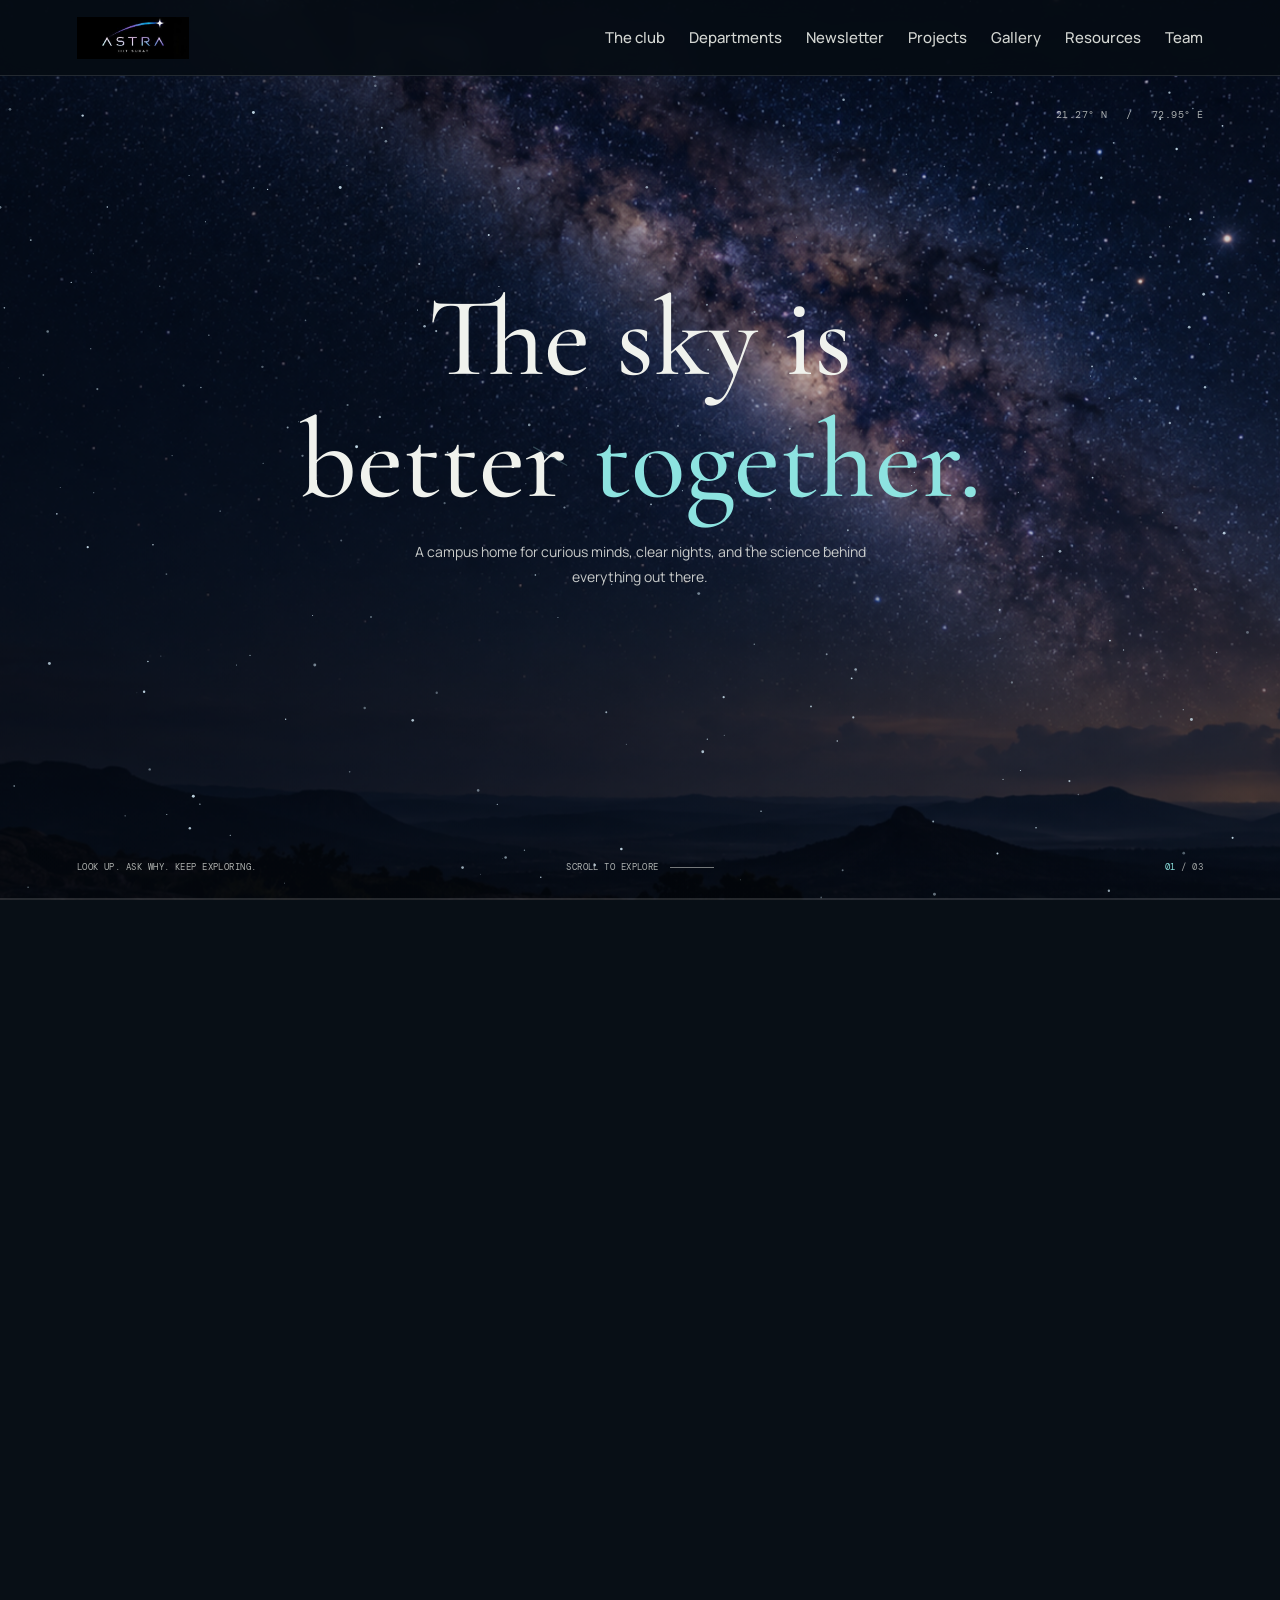
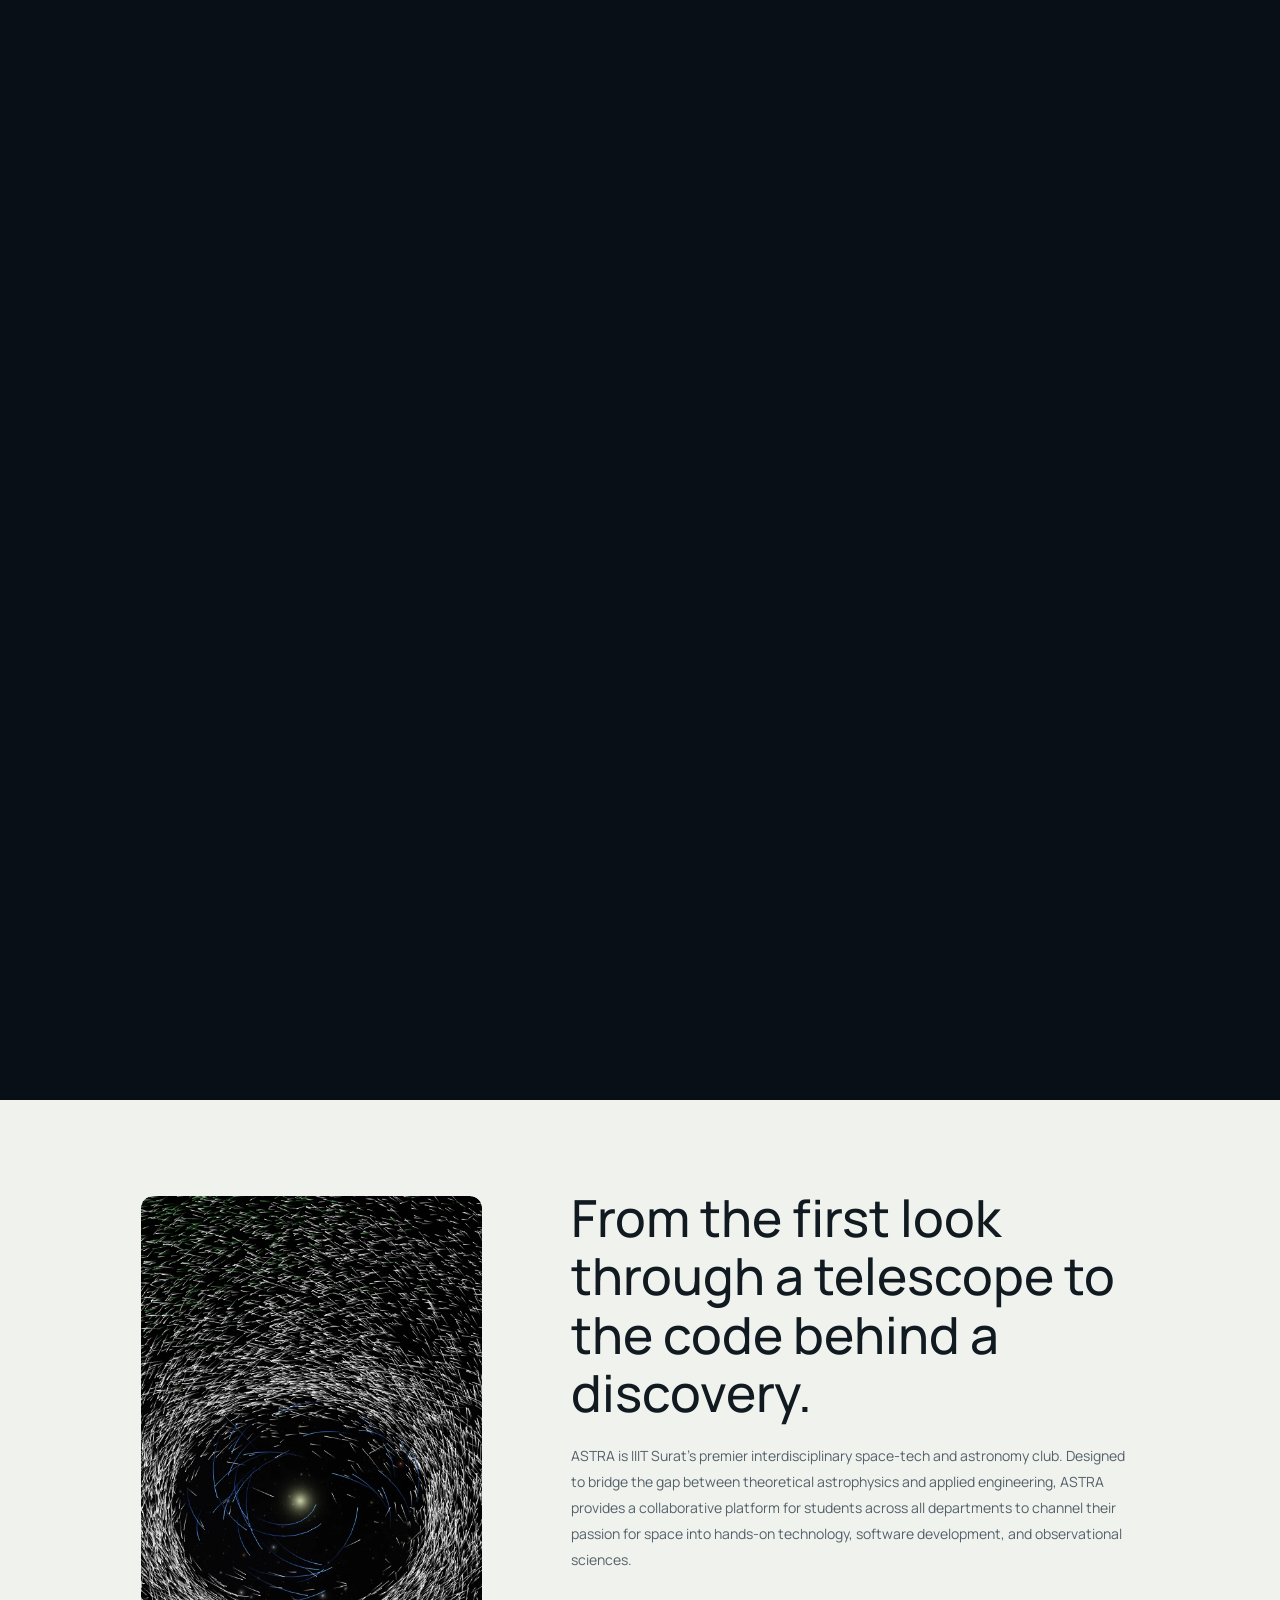
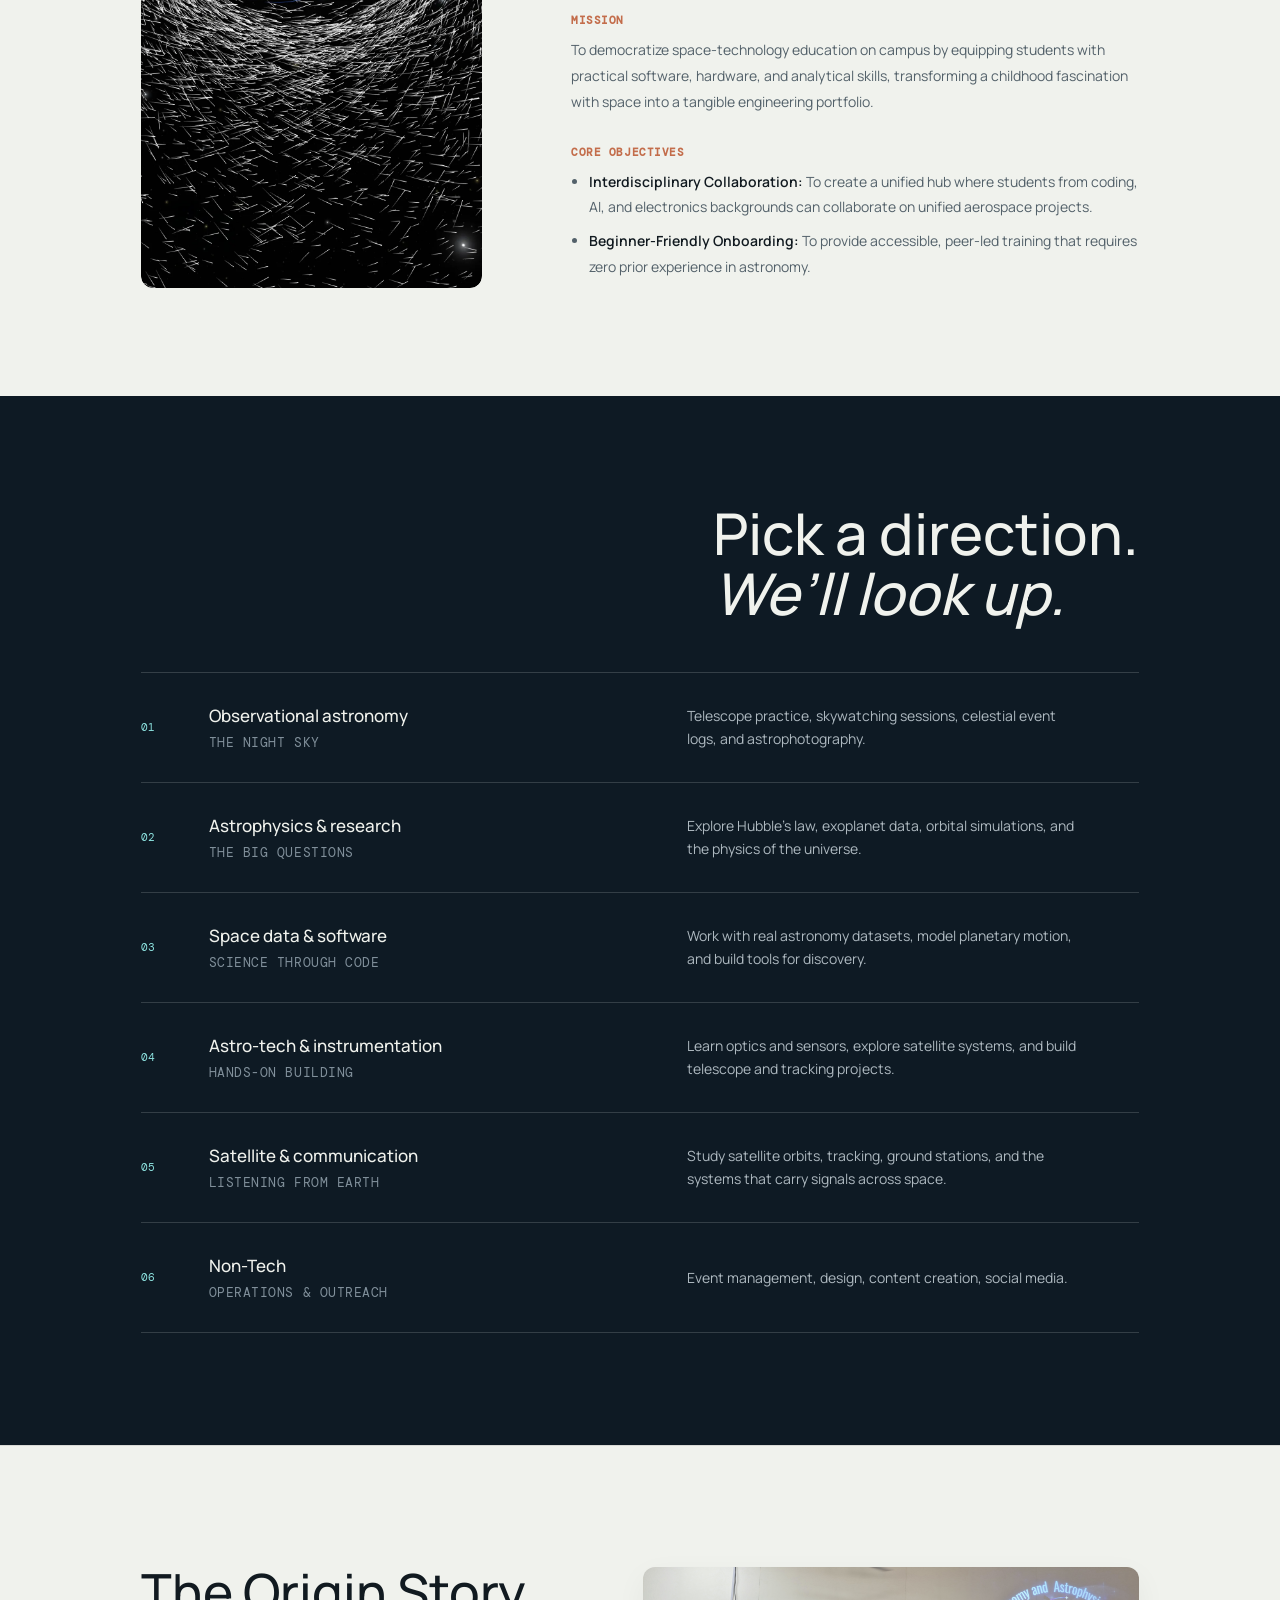
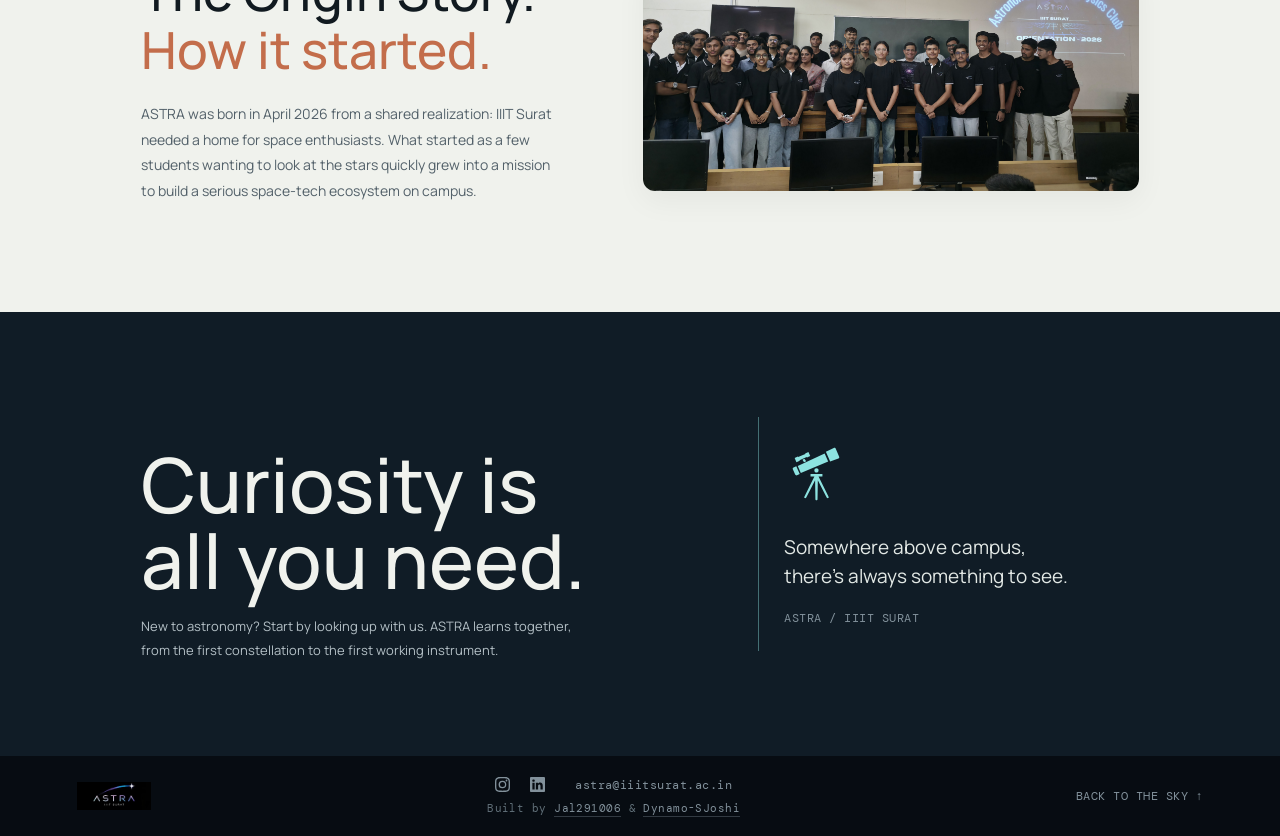
<file: index.html>
<!doctype html>
<html lang="en">
<head>
  <meta charset="UTF-8" />
  <meta name="viewport" content="width=device-width, initial-scale=1.0" />
  <meta name="theme-color" content="#080f16" />
  <meta name="description" content="ASTRA is the student astronomy and astrophysics club at IIIT Surat. Observe the night sky, explore space science, and build together." />
  <title>ASTRA — Astronomy & Astrophysics Club | IIIT Surat</title>
  <link rel="manifest" href="manifest.json" />
  <link rel="preconnect" href="https://fonts.googleapis.com" />
  <link rel="preconnect" href="https://fonts.gstatic.com" crossorigin />
  <link href="https://fonts.googleapis.com/css2?family=Cormorant+Garamond:wght@400;500;600&family=DM+Mono:wght@400;500&family=Manrope:wght@400;500;600;700;800&display=swap" rel="stylesheet" />
  <link rel="icon" type="image/png" sizes="48x48" href="favicon-48.png" />
  <link rel="icon" type="image/png" sizes="192x192" href="favicon-192.png" />
  <link rel="icon" type="image/x-icon" href="favicon.ico" />
  <link rel="apple-touch-icon" href="favicon-192.png" />
  <meta property="og:site_name" content="ASTRA" />
  <meta property="og:title" content="ASTRA — Astronomy & Astrophysics Club | IIIT Surat" />
  <meta property="og:description" content="ASTRA is the student astronomy and astrophysics club at IIIT Surat. Observe the night sky, explore space science, and build together." />
  <meta property="og:image" content="https://astra-iiitsurat.github.io/Astra-Website/favicon.png" />
  <script type="application/ld+json">
  {
    "@context": "https://schema.org",
    "@type": "WebSite",
    "name": "ASTRA",
    "alternateName": ["ASTRA IIIT Surat", "ASTRA Club"],
    "url": "https://astra-iiitsurat.github.io/Astra-Website/"
  }
  </script>
  <link rel="stylesheet" href="styles.css?v=4" />
</head>
<body>
  <header class="site-header">
    <a class="brand" href="#home" aria-label="ASTRA home"><img src="logo.jpg" alt="ASTRA" class="brand-logo"></a>
    <button class="menu-toggle" aria-label="Toggle menu"><span></span><span></span><span></span></button><nav class="site-nav" aria-label="Main navigation">
      <a href="#club">The club</a>
      <a href="departments.html">Departments</a>
      <a href="https://astra-iiitsurat.github.io/Perihelion/">Newsletter</a>
      <a href="projects.html">Projects</a>
      <a href="gallery.html">Gallery</a>
      <a href="resources.html">Resources</a>
      <a href="team.html">Team</a>
    </nav>
  </header>

  <main id="home">
    <section class="sky-story" id="home-story" aria-label="A journey through the night sky">
      <div class="story-stage">
        <div class="sky-backdrop" aria-hidden="true"></div>
        <canvas class="star-canvas" aria-hidden="true"></canvas>
        <div class="story-coordinate">21.27° N &nbsp; / &nbsp; 72.95° E</div>
        <div class="story-copy">
          <div class="story-headlines" aria-live="polite">
            <h1 class="story-headline active" data-story-index="0">The sky is<br />better <em>together.</em></h1>
            <h1 class="story-headline" data-story-index="1" aria-hidden="true">There’s more<br />to <em>every night.</em></h1>
            <h1 class="story-headline" data-story-index="2" aria-hidden="true">Big questions<br /><em>start by looking up.</em></h1>
          </div>
          <p class="story-description">A campus home for curious minds, clear nights, and the science behind everything out there.</p>
        </div>
        <div class="story-footer"><span>LOOK UP. ASK WHY. KEEP EXPLORING.</span><span class="scroll-hint">SCROLL TO EXPLORE <i></i></span><span class="story-counter">01 <b>/ 03</b></span></div>
        <div class="story-progress" aria-hidden="true"><span></span></div>
      </div>
    </section>

    <section class="intro" id="club">
      <div class="intro-visual">
        <div class="image-overlay-container" tabindex="0" role="button">
          <img src="asteroids.webp" alt="Asteroids in space" class="intro-image" loading="lazy">
          <div class="image-overlay">
            <h4>Asteroids & comets</h4>
            <span class="overlay-meta">JPL Small-Body Database · Minor Planet Center</span>
            <p>Orbital data for hundreds of thousands of asteroids and comets, rendered as true trajectories through the Solar System — including near-Earth objects and every famous named comet.</p>
          </div>
        </div>
      </div>
      <div class="intro-copy">
        <h2>From the first look through a telescope to the code behind a discovery.</h2>
        <p>ASTRA is IIIT Surat’s premier interdisciplinary space-tech and astronomy club. Designed to bridge the gap between theoretical astrophysics and applied engineering, ASTRA provides a collaborative platform for students across all departments to channel their passion for space into hands-on technology, software development, and observational sciences.</p>
        
        <div class="intro-details">
          <div class="detail-block">
            <h3>Mission</h3>
            <p>To democratize space-technology education on campus by equipping students with practical software, hardware, and analytical skills, transforming a childhood fascination with space into a tangible engineering portfolio.</p>
          </div>
          <div class="detail-block">
            <h3>Core Objectives</h3>
            <ul>
              <li><strong>Interdisciplinary Collaboration:</strong> To create a unified hub where students from coding, AI, and electronics backgrounds can collaborate on unified aerospace projects.</li>
              <li><strong>Beginner-Friendly Onboarding:</strong> To provide accessible, peer-led training that requires zero prior experience in astronomy.</li>
            </ul>
          </div>
        </div>
      </div>
    </section>

    <section class="activities" id="activities">
      <div class="activities-heading">
        <div class="section-kicker"><span></span></div>
        <h2>Pick a direction.<br /><em>We’ll look up.</em></h2>
      </div>
      <div class="activity-list">
        <article class="activity-row">
          <span class="activity-number">01</span>
          <div class="activity-name"><h3><a href="departments.html">Observational astronomy</a></h3><span>THE NIGHT SKY</span></div>
          <p>Telescope practice, skywatching sessions, celestial event logs, and astrophotography.</p>
        </article>
        <article class="activity-row">
          <span class="activity-number">02</span>
          <div class="activity-name"><h3><a href="departments.html">Astrophysics & research</a></h3><span>THE BIG QUESTIONS</span></div>
          <p>Explore Hubble’s law, exoplanet data, orbital simulations, and the physics of the universe.</p>
        </article>
        <article class="activity-row">
          <span class="activity-number">03</span>
          <div class="activity-name"><h3><a href="departments.html">Space data & software</a></h3><span>SCIENCE THROUGH CODE</span></div>
          <p>Work with real astronomy datasets, model planetary motion, and build tools for discovery.</p>
        </article>
        <article class="activity-row">
          <span class="activity-number">04</span>
          <div class="activity-name"><h3><a href="departments.html">Astro-tech & instrumentation</a></h3><span>HANDS-ON BUILDING</span></div>
          <p>Learn optics and sensors, explore satellite systems, and build telescope and tracking projects.</p>
        </article>
        <article class="activity-row">
          <span class="activity-number">05</span>
          <div class="activity-name"><h3><a href="departments.html">Satellite & communication</a></h3><span>LISTENING FROM EARTH</span></div>
          <p>Study satellite orbits, tracking, ground stations, and the systems that carry signals across space.</p>
        </article>
        <article class="activity-row">
          <span class="activity-number">06</span>
          <div class="activity-name"><h3><a href="departments.html">Non-Tech</a></h3><span>OPERATIONS & OUTREACH</span></div>
          <p>Event management, design, content creation, social media.</p>
        </article>
      </div>
    </section>

    <section class="history" id="history">
      <div class="history-grid">
        <div class="history-text">
          <div class="section-kicker"><span></span> </div>
          <h2>The Origin Story.<br /><em>How it started.</em></h2>
          <div class="history-copy">
            <p>ASTRA was born in April 2026 from a shared realization: IIIT Surat needed a home for space enthusiasts. What started as a few students wanting to look at the stars quickly grew into a mission to build a serious space-tech ecosystem on campus.</p>
          </div>
        </div>
        <div class="history-visual">
          <img src="founding_team.jpg" alt="ASTRA Founding Team" class="team-image" loading="lazy">
        </div>
      </div>
    </section>

    <section class="join" id="join">
      <div class="join-copy">
        <div class="section-kicker"><span></span></div>
        <h2>Curiosity is<br />all you need.</h2>
        <p>New to astronomy? Start by looking up with us. ASTRA learns together, from the first constellation to the first working instrument.</p>
      </div>
      <div class="join-note"><span class="note-star" aria-hidden="true"><svg height="64px" width="64px" version="1.1" id="_x32_" xmlns="http://www.w3.org/2000/svg" xmlns:xlink="http://www.w3.org/1999/xlink" viewBox="-56.32 -56.32 624.64 624.64" xml:space="preserve" fill="#8de3e0" transform="matrix(-1, 0, 0, 1, 0, 0)rotate(0)"><g> <polygon fill="#8de3e0" points="346.572,90.717 416.641,121.454 414.662,125.959 446.979,140.13 464.561,100.032 432.244,85.869 430.266,90.374 360.204,59.637 362.183,55.132 329.874,40.96 312.285,81.05 344.601,95.222 "></polygon> <polygon fill="#8de3e0" points="372.882,140.28 388.079,116.598 369.105,108.268 351.883,130.589 "></polygon> <polygon fill="#8de3e0" points="171.818,55.35 137.015,134.719 404.237,246.294 433.996,178.439 "></polygon> <path fill="#8de3e0" d="M82.752,1.447c-3.34-1.673-7.219-1.908-10.739-0.641c-3.511,1.267-6.35,3.926-7.852,7.344L29.827,86.455 c-1.502,3.418-1.533,7.313-0.087,10.754c1.447,3.441,4.247,6.14,7.743,7.461L117.712,135l41.694-95.073L82.752,1.447z"></path> <path fill="#8de3e0" d="M475.166,192.102l-26.874-11.778l-33.654,76.74l26.873,11.778c6.89,3.028,14.922-0.109,17.942-7l22.72-51.791 C485.193,203.161,482.057,195.128,475.166,192.102z"></path> <path fill="#8de3e0" d="M272.107,221.416c0-11.419-9.244-20.679-20.663-20.679s-20.663,9.26-20.663,20.679 c0,11.418,9.244,20.663,20.663,20.663S272.107,232.834,272.107,221.416z"></path> <path fill="#8de3e0" d="M271.724,280.3h37.831v-24.66h-58.111h-58.11v24.66h37.83L133.37,476.86 c-2.628,5.099-0.618,11.38,4.489,14.015c5.115,2.628,11.396,0.61,14.023-4.505l86.298-170.523l2.862,185.743 c0,5.748,4.661,10.41,10.402,10.41c5.741,0,10.402-4.662,10.402-10.41l2.863-185.743l86.298,170.523 c2.628,5.114,8.908,7.132,14.023,4.505c5.107-2.636,7.117-8.916,4.489-14.015L271.724,280.3z"></path> </g></svg></span><p>Somewhere above campus,<br />there’s always something to see.</p><span class="note-coordinates">ASTRA / IIIT SURAT</span></div>
    </section>
  </main>

  <footer class="site-footer">
    <a class="brand" href="#home"><img src="logo.jpg" alt="ASTRA" class="brand-logo"></a>
    <div class="footer-center">
      <div class="social-links">
        <a href="https://www.instagram.com/astra.iiitsurat" target="_blank" aria-label="Instagram">
          <svg xmlns="http://www.w3.org/2000/svg" width="16" height="16" fill="currentColor" viewBox="0 0 16 16"><path d="M8 0C5.829 0 5.556.01 4.703.048 3.85.088 3.269.222 2.76.42a3.9 3.9 0 0 0-1.417.923A3.9 3.9 0 0 0 .42 2.76C.222 3.268.087 3.85.048 4.7.01 5.555 0 5.827 0 8.001c0 2.172.01 2.444.048 3.297.04.852.174 1.433.372 1.942.205.526.478.972.923 1.417.444.445.89.719 1.416.923.51.198 1.09.333 1.942.372C5.555 15.99 5.827 16 8 16s2.444-.01 3.298-.048c.851-.04 1.434-.174 1.943-.372a3.9 3.9 0 0 0 1.416-.923c.445-.445.718-.891.923-1.417.197-.509.332-1.09.372-1.942C15.99 10.445 16 10.173 16 8s-.01-2.445-.048-3.299c-.04-.851-.175-1.433-.372-1.941a3.9 3.9 0 0 0-.923-1.417A3.9 3.9 0 0 0 13.24.42c-.51-.198-1.092-.333-1.943-.372C10.443.01 10.172 0 7.998 0zm-.717 1.442h.718c2.136 0 2.389.007 3.232.046.78.036 1.204.166 1.486.275.373.145.64.319.92.599s.453.546.598.92c.11.281.24.705.275 1.485.039.843.047 1.096.047 3.231s-.008 2.389-.047 3.232c-.035.78-.166 1.203-.275 1.485a2.5 2.5 0 0 1-.599.919c-.28.28-.546.453-.92.598-.28.11-.704.24-1.485.276-.843.038-1.096.047-3.232.047s-2.39-.009-3.233-.047c-.78-.036-1.203-.166-1.485-.276a2.5 2.5 0 0 1-.92-.598 2.5 2.5 0 0 1-.6-.92c-.109-.281-.24-.705-.275-1.485-.038-.843-.046-1.096-.046-3.233s.008-2.388.046-3.231c.036-.78.166-1.204.276-1.486.145-.373.319-.64.599-.92s.546-.453.92-.598c.282-.11.705-.24 1.485-.276.738-.034 1.024-.044 2.515-.045v.002zm4.988 1.328a.96.96 0 1 0 0 1.92.96.96 0 0 0 0-1.92m-4.27 1.122a4.109 4.109 0 1 0 0 8.217 4.109 4.109 0 0 0 0-8.217m0 1.441a2.667 2.667 0 1 1 0 5.334 2.667 2.667 0 0 1 0-5.334"/></svg>
        </a>
        <a href="https://linkedin.com/company/astra-astronomy-and-astrophysics-club-iiits/" target="_blank" aria-label="LinkedIn">
          <svg xmlns="http://www.w3.org/2000/svg" width="16" height="16" fill="currentColor" viewBox="0 0 16 16"><path d="M0 1.146C0 .513.526 0 1.175 0h13.65C15.474 0 16 .513 16 1.146v13.708c0 .633-.526 1.146-1.175 1.146H1.175C.526 16 0 15.487 0 14.854zm4.943 12.248V6.169H2.542v7.225zm-1.2-8.212c.837 0 1.358-.554 1.358-1.248-.015-.709-.52-1.248-1.342-1.248S2.4 3.226 2.4 3.934c0 .694.521 1.248 1.327 1.248zm4.908 8.212V9.359c0-.216.016-.432.08-.586.173-.431.568-.878 1.232-.878.869 0 1.216.662 1.216 1.634v3.865h2.401V9.25c0-2.22-1.184-3.252-2.764-3.252-1.274 0-1.845.7-2.165 1.193v.025h-.016l.016-.025V6.169h-2.4c.03.678 0 7.225 0 7.225z"/></svg>
        </a>
        <span class="email-text">astra@iiitsurat.ac.in</span>
      </div>
      <div class="footer-credits">
        Built by <a href="https://github.com/Jal291006" target="_blank" rel="noopener noreferrer">Jal291006</a> &amp; <a href="https://github.com/Dynamo-SJoshi" target="_blank" rel="noopener noreferrer">Dynamo-SJoshi</a>
      </div>
    </div>
    <a href="#home">BACK TO THE SKY &uarr;</a>
  </footer>

  <script src="script.js"></script>
</body>
</html>
</file>
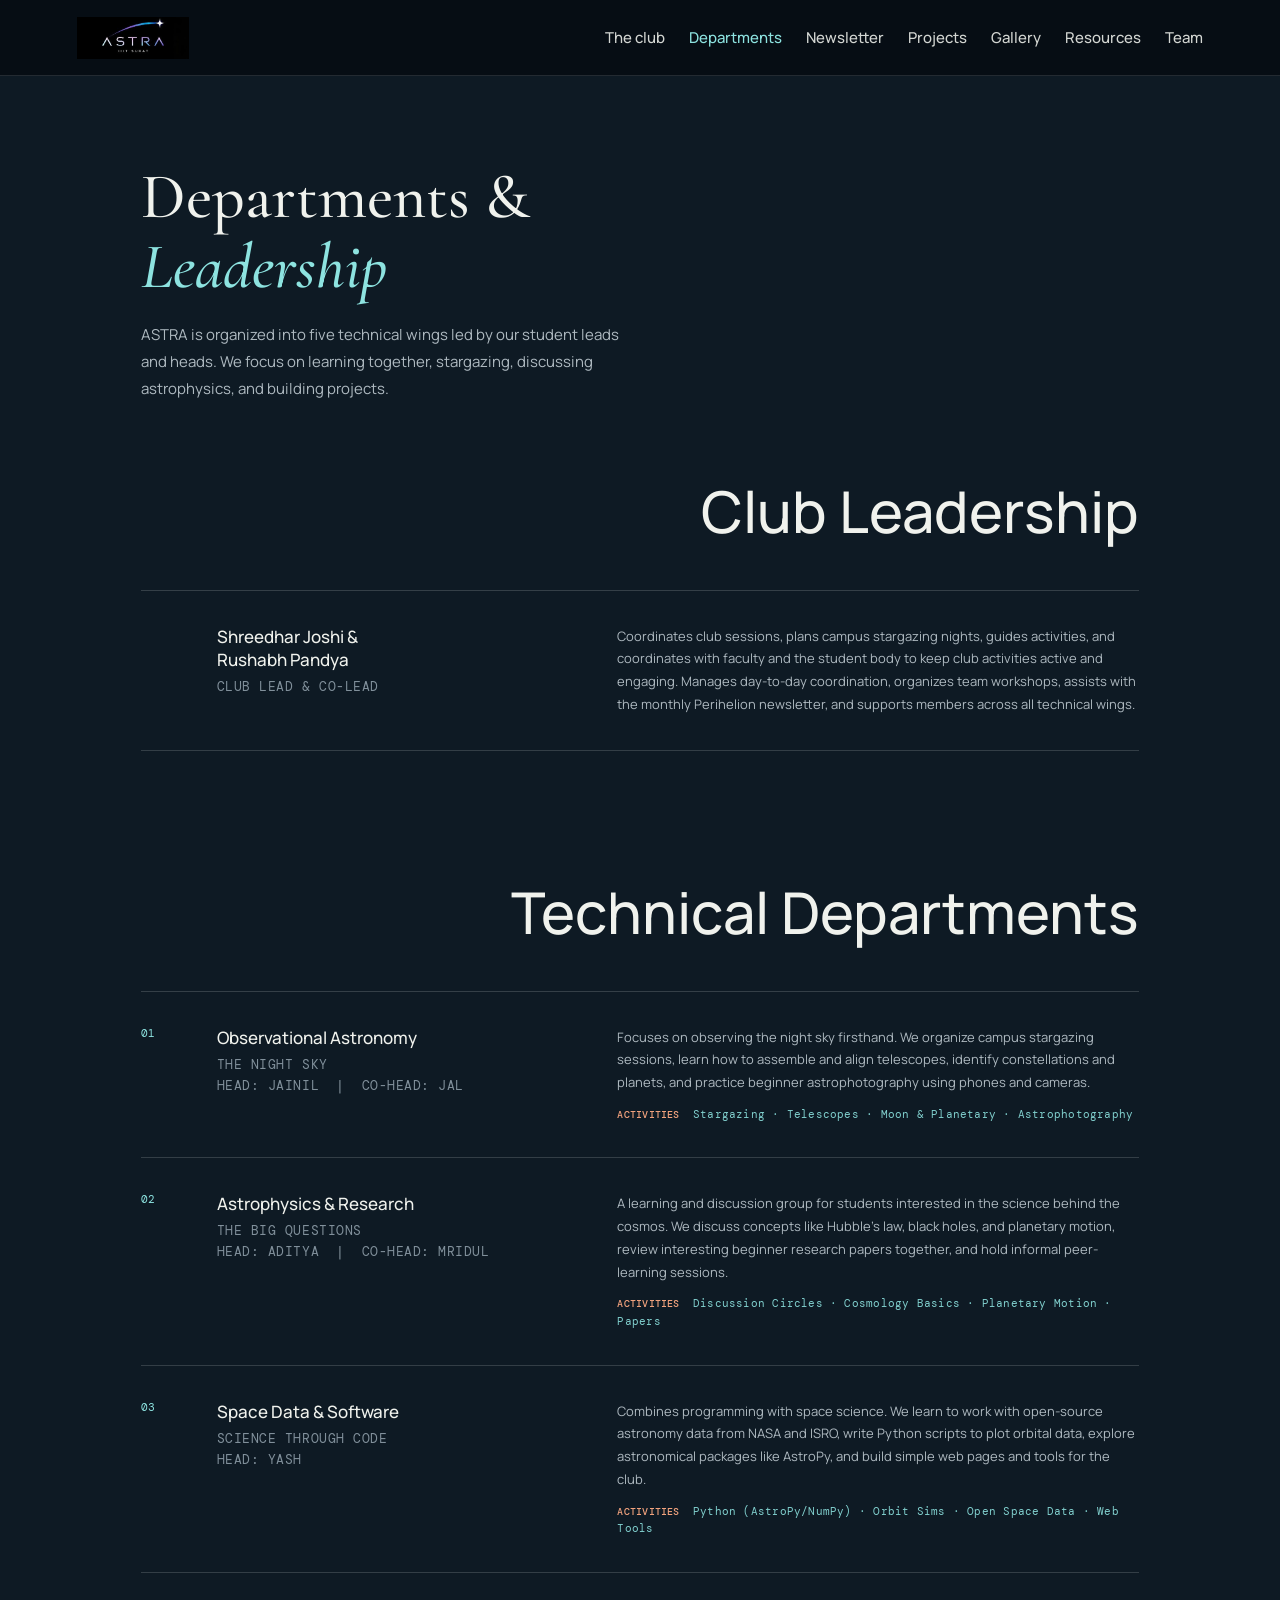
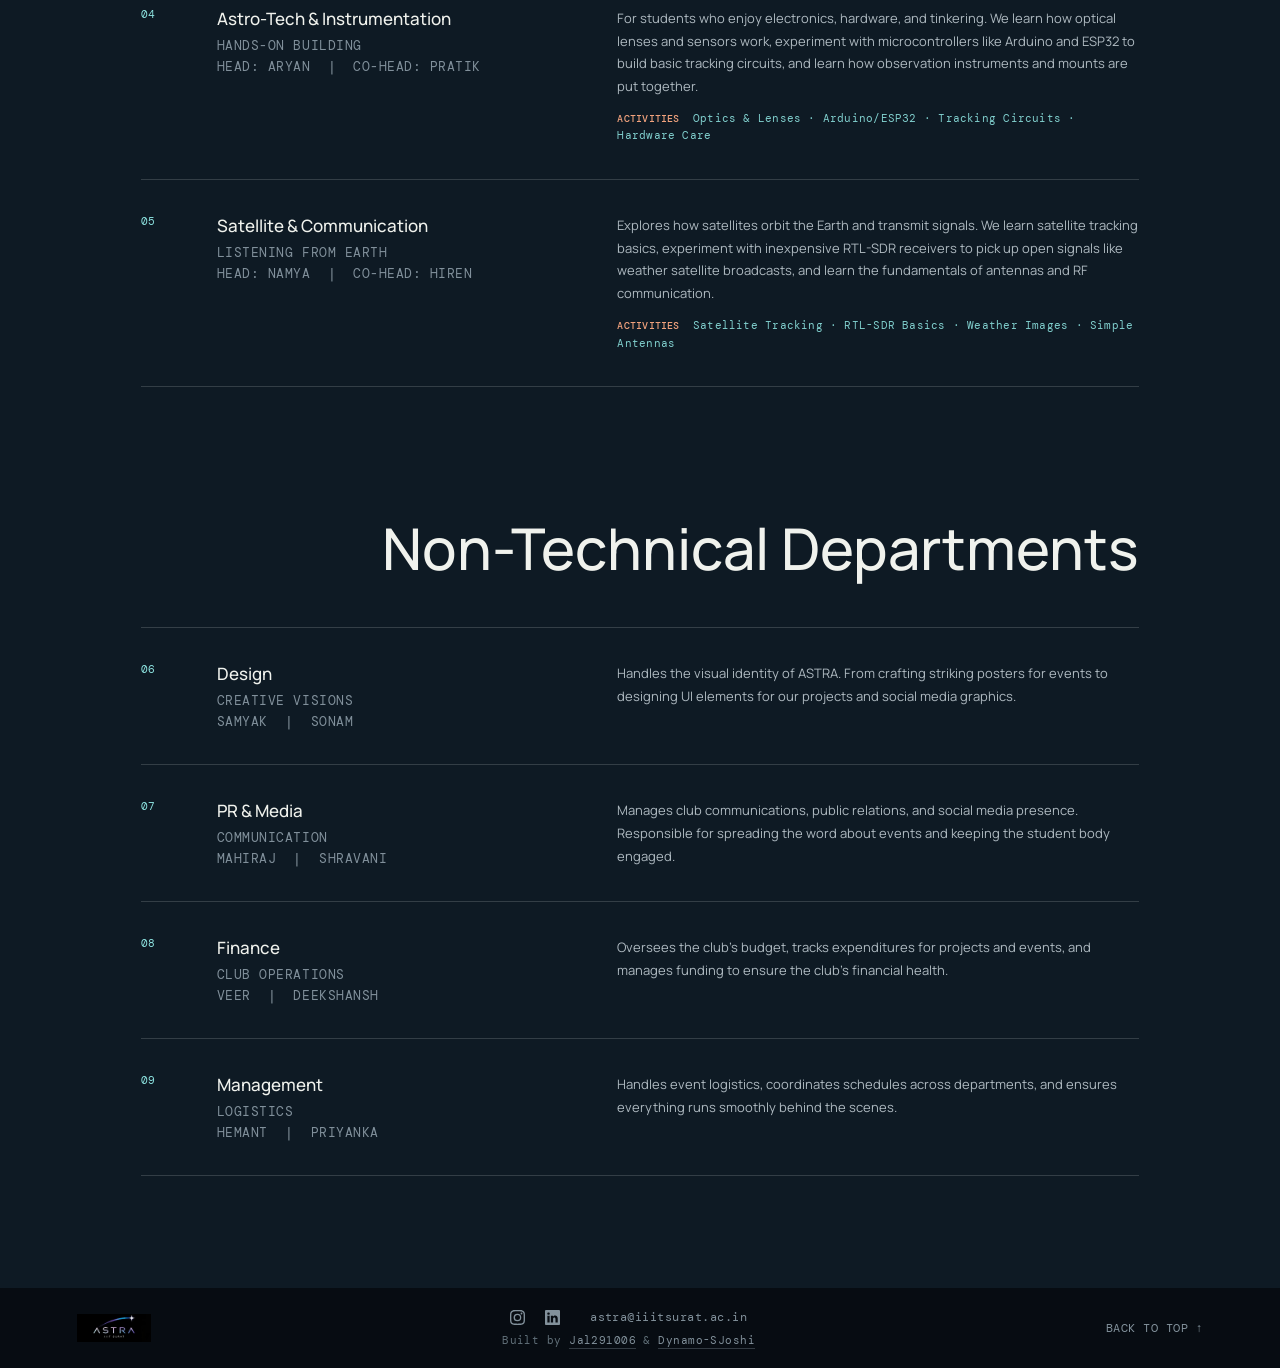
<file: departments.html>
<!doctype html>
<html lang="en">
<head>
  <meta charset="UTF-8" />
  <meta name="viewport" content="width=device-width, initial-scale=1.0" />
  <meta name="theme-color" content="#080f16" />
  <meta name="description" content="ASTRA Departments - Learn about our technical wings and non-technical teams at IIIT Surat." />
  <title>Departments — ASTRA</title>
  <link rel="manifest" href="manifest.json" />
  <link rel="preconnect" href="https://fonts.googleapis.com" />
  <link rel="preconnect" href="https://fonts.gstatic.com" crossorigin />
  <link href="https://fonts.googleapis.com/css2?family=Cormorant+Garamond:wght@400;500;600&family=DM+Mono:wght@400;500&family=Manrope:wght@400;500;600;700;800&display=swap" rel="stylesheet" />
  <link rel="icon" type="image/png" sizes="48x48" href="favicon-48.png" />
  <link rel="icon" type="image/png" sizes="192x192" href="favicon-192.png" />
  <link rel="icon" type="image/x-icon" href="favicon.ico" />
  <link rel="apple-touch-icon" href="favicon-192.png" />
  <link rel="stylesheet" href="styles.css?v=4" />
</head>
<body style="background: var(--deep);">
  <header class="site-header">
    <a class="brand" href="index.html" aria-label="ASTRA home"><img src="logo.jpg" alt="ASTRA" class="brand-logo"></a>
    <button class="menu-toggle" aria-label="Toggle menu"><span></span><span></span><span></span></button><nav class="site-nav" aria-label="Main navigation">
      <a href="index.html#club">The club</a>
      <a href="departments.html" style="color: var(--cyan);">Departments</a>
      <a href="https://astra-iiitsurat.github.io/Perihelion/">Newsletter</a>
      <a href="projects.html">Projects</a>
      <a href="gallery.html">Gallery</a>
      <a href="resources.html">Resources</a>
      <a href="team.html">Team</a>
    </nav>
  </header>

  <main style="background: var(--deep); color: var(--paper);">
    <div class="team-hero dept-hero">
      <div class="section-kicker"><span></span> </div>
      <h1 style="font-size: clamp(38px, 5vw, 64px); font-family: var(--serif); font-weight: 500; line-height: 1.1; margin: 16px 0 18px;">Departments & <em style="color: var(--cyan); font-style: italic;">Leadership</em></h1>
      <p style="max-width: 600px; color: #aeb9c0; font-size: 15px; line-height: 1.8; margin: 0;">
        ASTRA is organized into five technical wings led by our student leads and heads. We focus on learning together, stargazing, discussing astrophysics, and building projects.
      </p>
    </div>

    <section class="activities" style="padding-top: 60px;">
      <div class="activities-heading">
        <div class="section-kicker"><span></span></div>
        <h2>Club Leadership</h2>
      </div>
      <div class="activity-list">
        <article class="activity-row dept-row">
          <span class="activity-number"></span>
          <div class="activity-name">
            <h3>Shreedhar Joshi &<br>Rushabh Pandya</h3>
            <span>CLUB LEAD & CO-LEAD</span>
          </div>
          <div class="activity-dept-body">
            <p>Coordinates club sessions, plans campus stargazing nights, guides activities, and coordinates with faculty and the student body to keep club activities active and engaging. Manages day-to-day coordination, organizes team workshops, assists with the monthly Perihelion newsletter, and supports members across all technical wings.</p>
          </div>
        </article>
      </div>
    </section>

    <section class="activities" style="padding-top: 20px;">
      <div class="activities-heading">
        <div class="section-kicker"><span></span></div>
        <h2>Technical Departments</h2>
      </div>
      <div class="activity-list">
        
        <article class="activity-row dept-row">
          <span class="activity-number">01</span>
          <div class="activity-name">
            <h3>Observational Astronomy</h3>
            <span>THE NIGHT SKY</span>
            <span class="dept-leader-badge">Head: Jainil &nbsp;|&nbsp; Co-Head: Jal</span>
          </div>
          <div class="activity-dept-body">
            <p>Focuses on observing the night sky firsthand. We organize campus stargazing sessions, learn how to assemble and align telescopes, identify constellations and planets, and practice beginner astrophotography using phones and cameras.</p>
            <div class="activity-scope-line"><b>Activities</b> Stargazing · Telescopes · Moon & Planetary · Astrophotography</div>
          </div>
        </article>

        <article class="activity-row dept-row">
          <span class="activity-number">02</span>
          <div class="activity-name">
            <h3>Astrophysics & Research</h3>
            <span>THE BIG QUESTIONS</span>
            <span class="dept-leader-badge">Head: Aditya &nbsp;|&nbsp; Co-Head: Mridul</span>
          </div>
          <div class="activity-dept-body">
            <p>A learning and discussion group for students interested in the science behind the cosmos. We discuss concepts like Hubble’s law, black holes, and planetary motion, review interesting beginner research papers together, and hold informal peer-learning sessions.</p>
            <div class="activity-scope-line"><b>Activities</b> Discussion Circles · Cosmology Basics · Planetary Motion · Papers</div>
          </div>
        </article>

        <article class="activity-row dept-row">
          <span class="activity-number">03</span>
          <div class="activity-name">
            <h3>Space Data & Software</h3>
            <span>SCIENCE THROUGH CODE</span>
            <span class="dept-leader-badge">Head: Yash &nbsp;&nbsp;</span>
          </div>
          <div class="activity-dept-body">
            <p>Combines programming with space science. We learn to work with open-source astronomy data from NASA and ISRO, write Python scripts to plot orbital data, explore astronomical packages like AstroPy, and build simple web pages and tools for the club.</p>
            <div class="activity-scope-line"><b>Activities</b> Python (AstroPy/NumPy) · Orbit Sims · Open Space Data · Web Tools</div>
          </div>
        </article>

        <article class="activity-row dept-row">
          <span class="activity-number">04</span>
          <div class="activity-name">
            <h3>Astro-Tech & Instrumentation</h3>
            <span>HANDS-ON BUILDING</span>
            <span class="dept-leader-badge">Head: Aryan &nbsp;|&nbsp; Co-Head: Pratik</span>
          </div>
          <div class="activity-dept-body">
            <p>For students who enjoy electronics, hardware, and tinkering. We learn how optical lenses and sensors work, experiment with microcontrollers like Arduino and ESP32 to build basic tracking circuits, and learn how observation instruments and mounts are put together.</p>
            <div class="activity-scope-line"><b>Activities</b> Optics & Lenses · Arduino/ESP32 · Tracking Circuits · Hardware Care</div>
          </div>
        </article>

        <article class="activity-row dept-row">
          <span class="activity-number">05</span>
          <div class="activity-name">
            <h3>Satellite & Communication</h3>
            <span>LISTENING FROM EARTH</span>
            <span class="dept-leader-badge">Head: Namya &nbsp;|&nbsp; Co-Head: Hiren</span>
          </div>
          <div class="activity-dept-body">
            <p>Explores how satellites orbit the Earth and transmit signals. We learn satellite tracking basics, experiment with inexpensive RTL-SDR receivers to pick up open signals like weather satellite broadcasts, and learn the fundamentals of antennas and RF communication.</p>
            <div class="activity-scope-line"><b>Activities</b> Satellite Tracking · RTL-SDR Basics · Weather Images · Simple Antennas</div>
          </div>
        </article>

      </div>
    </section>

    <section class="activities" style="padding-top: 20px;">
      <div class="activities-heading">
        <div class="section-kicker"><span></span></div>
        <h2>Non-Technical Departments</h2>
      </div>
      <div class="activity-list">
        
        <article class="activity-row dept-row">
          <span class="activity-number">06</span>
          <div class="activity-name">
            <h3>Design</h3>
            <span>CREATIVE VISIONS</span>
            <span class="dept-leader-badge">Samyak &nbsp;|&nbsp; Sonam</span>
          </div>
          <div class="activity-dept-body">
            <p>Handles the visual identity of ASTRA. From crafting striking posters for events to designing UI elements for our projects and social media graphics.</p>
          </div>
        </article>

        <article class="activity-row dept-row">
          <span class="activity-number">07</span>
          <div class="activity-name">
            <h3>PR & Media</h3>
            <span>COMMUNICATION</span>
            <span class="dept-leader-badge">Mahiraj &nbsp;|&nbsp; Shravani</span>
          </div>
          <div class="activity-dept-body">
            <p>Manages club communications, public relations, and social media presence. Responsible for spreading the word about events and keeping the student body engaged.</p>
          </div>
        </article>

        <article class="activity-row dept-row">
          <span class="activity-number">08</span>
          <div class="activity-name">
            <h3>Finance</h3>
            <span>CLUB OPERATIONS</span>
            <span class="dept-leader-badge">Veer &nbsp;|&nbsp; Deekshansh</span>
          </div>
          <div class="activity-dept-body">
            <p>Oversees the club's budget, tracks expenditures for projects and events, and manages funding to ensure the club's financial health.</p>
          </div>
        </article>

        <article class="activity-row dept-row">
          <span class="activity-number">09</span>
          <div class="activity-name">
            <h3>Management</h3>
            <span>LOGISTICS</span>
            <span class="dept-leader-badge">Hemant &nbsp;|&nbsp; Priyanka</span>
          </div>
          <div class="activity-dept-body">
            <p>Handles event logistics, coordinates schedules across departments, and ensures everything runs smoothly behind the scenes.</p>
          </div>
        </article>

      </div>
    </section>
  </main>

  <footer class="site-footer">
    <a class="brand" href="index.html"><img src="logo.jpg" alt="ASTRA" class="brand-logo"></a>
    <div class="footer-center">
      <div class="social-links">
        <a href="https://www.instagram.com/astra.iiitsurat" target="_blank" aria-label="Instagram">
          <svg xmlns="http://www.w3.org/2000/svg" width="16" height="16" fill="currentColor" viewBox="0 0 16 16"><path d="M8 0C5.829 0 5.556.01 4.703.048 3.85.088 3.269.222 2.76.42a3.9 3.9 0 0 0-1.417.923A3.9 3.9 0 0 0 .42 2.76C.222 3.268.087 3.85.048 4.7.01 5.555 0 5.827 0 8.001c0 2.172.01 2.444.048 3.297.04.852.174 1.433.372 1.942.205.526.478.972.923 1.417.444.445.89.719 1.416.923.51.198 1.09.333 1.942.372C5.555 15.99 5.827 16 8 16s2.444-.01 3.298-.048c.851-.04 1.434-.174 1.943-.372a3.9 3.9 0 0 0 1.416-.923c.445-.445.718-.891.923-1.417.197-.509.332-1.09.372-1.942C15.99 10.445 16 10.173 16 8s-.01-2.445-.048-3.299c-.04-.851-.175-1.433-.372-1.941a3.9 3.9 0 0 0-.923-1.417A3.9 3.9 0 0 0 13.24.42c-.51-.198-1.092-.333-1.943-.372C10.443.01 10.172 0 7.998 0zm-.717 1.442h.718c2.136 0 2.389.007 3.232.046.78.036 1.204.166 1.486.275.373.145.64.319.92.599s.453.546.598.92c.11.281.24.705.275 1.485.039.843.047 1.096.047 3.231s-.008 2.389-.047 3.232c-.035.78-.166 1.203-.275 1.485a2.5 2.5 0 0 1-.599.919c-.28.28-.546.453-.92.598-.28.11-.704.24-1.485.276-.843.038-1.096.047-3.232.047s-2.39-.009-3.233-.047c-.78-.036-1.203-.166-1.485-.276a2.5 2.5 0 0 1-.92-.598 2.5 2.5 0 0 1-.6-.92c-.109-.281-.24-.705-.275-1.485-.038-.843-.046-1.096-.046-3.233s.008-2.388.046-3.231c.036-.78.166-1.204.276-1.486.145-.373.319-.64.599-.92s.546-.453.92-.598c.282-.11.705-.24 1.485-.276.738-.034 1.024-.044 2.515-.045v.002zm4.988 1.328a.96.96 0 1 0 0 1.92.96.96 0 0 0 0-1.92m-4.27 1.122a4.109 4.109 0 1 0 0 8.217 4.109 4.109 0 0 0 0-8.217m0 1.441a2.667 2.667 0 1 1 0 5.334 2.667 2.667 0 0 1 0-5.334"/></svg>
        </a>
        <a href="https://linkedin.com/company/astra-astronomy-and-astrophysics-club-iiits/" target="_blank" aria-label="LinkedIn">
          <svg xmlns="http://www.w3.org/2000/svg" width="16" height="16" fill="currentColor" viewBox="0 0 16 16"><path d="M0 1.146C0 .513.526 0 1.175 0h13.65C15.474 0 16 .513 16 1.146v13.708c0 .633-.526 1.146-1.175 1.146H1.175C.526 16 0 15.487 0 14.854zm4.943 12.248V6.169H2.542v7.225zm-1.2-8.212c.837 0 1.358-.554 1.358-1.248-.015-.709-.52-1.248-1.342-1.248S2.4 3.226 2.4 3.934c0 .694.521 1.248 1.327 1.248zm4.908 8.212V9.359c0-.216.016-.432.08-.586.173-.431.568-.878 1.232-.878.869 0 1.216.662 1.216 1.634v3.865h2.401V9.25c0-2.22-1.184-3.252-2.764-3.252-1.274 0-1.845.7-2.165 1.193v.025h-.016l.016-.025V6.169h-2.4c.03.678 0 7.225 0 7.225z"/></svg>
        </a>
        <span class="email-text">astra@iiitsurat.ac.in</span>
      </div>
      <div class="footer-credits">
        Built by <a href="https://github.com/Jal291006" target="_blank" rel="noopener noreferrer">Jal291006</a> &amp; <a href="https://github.com/Dynamo-SJoshi" target="_blank" rel="noopener noreferrer">Dynamo-SJoshi</a>
      </div>
    </div>
    <a href="#">BACK TO TOP &uarr;</a>
  </footer>

  <script src="script.js"></script>
</body>
</html>
</file>
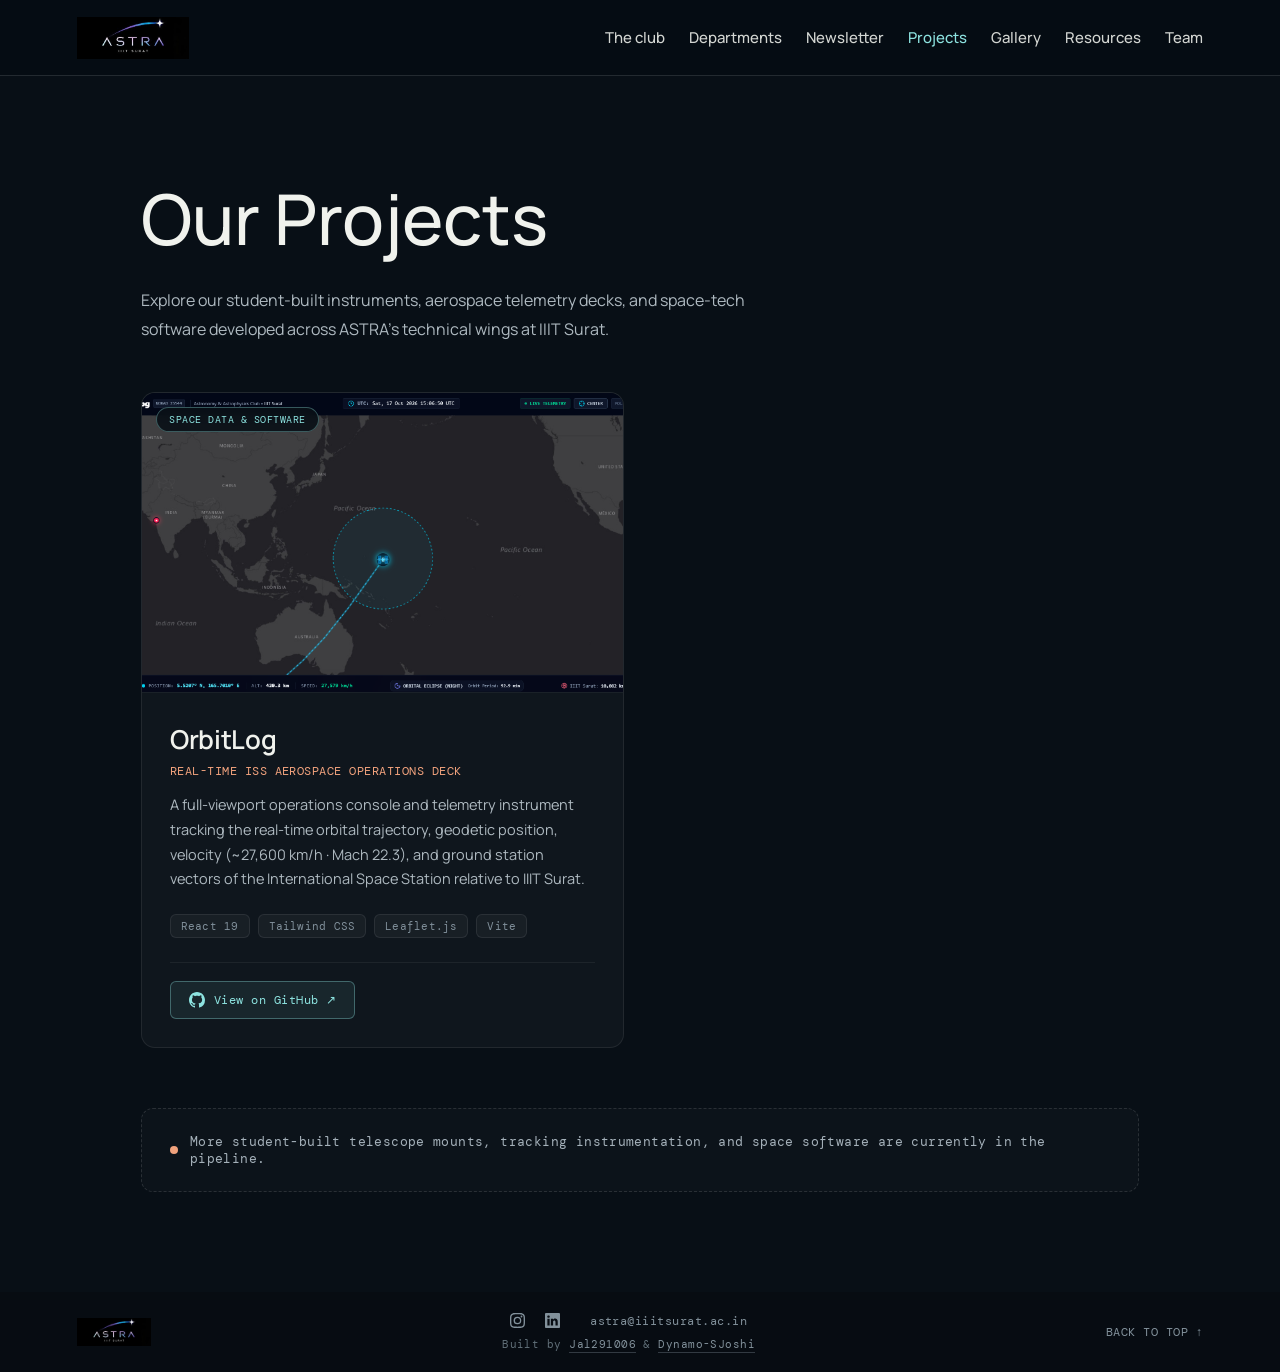
<file: projects.html>
<!doctype html>
<html lang="en">
<head>
  <meta charset="UTF-8" />
  <meta name="viewport" content="width=device-width, initial-scale=1.0" />
  <meta name="theme-color" content="#080f16" />
  <meta name="description" content="ASTRA Projects - Discover our student-built telescopes, tracking mounts, and space software." />
  <title>Projects — ASTRA</title>
  <link rel="manifest" href="manifest.json" />
  <link rel="preconnect" href="https://fonts.googleapis.com" />
  <link rel="preconnect" href="https://fonts.gstatic.com" crossorigin />
  <link href="https://fonts.googleapis.com/css2?family=Cormorant+Garamond:wght@400;500;600&family=DM+Mono:wght@400;500&family=Manrope:wght@400;500;600;700;800&display=swap" rel="stylesheet" />
  <link rel="icon" type="image/png" sizes="48x48" href="favicon-48.png" />
  <link rel="icon" type="image/png" sizes="192x192" href="favicon-192.png" />
  <link rel="icon" type="image/x-icon" href="favicon.ico" />
  <link rel="apple-touch-icon" href="favicon-192.png" />
  <link rel="stylesheet" href="styles.css?v=4" />
</head>
<body>
  <header class="site-header">
    <a class="brand" href="index.html" aria-label="ASTRA home"><img src="logo.jpg" alt="ASTRA" class="brand-logo"></a>
    <button class="menu-toggle" aria-label="Toggle menu"><span></span><span></span><span></span></button><nav class="site-nav" aria-label="Main navigation">
      <a href="index.html#club">The club</a>
      <a href="departments.html">Departments</a>
      <a href="https://astra-iiitsurat.github.io/Perihelion/">Newsletter</a>
      <a href="projects.html" style="color: var(--cyan);">Projects</a>
      <a href="gallery.html">Gallery</a>
      <a href="resources.html">Resources</a>
      <a href="team.html">Team</a>
    </nav>
  </header>

  <style>
    .projects-grid {
      display: grid;
      grid-template-columns: repeat(auto-fill, minmax(340px, 1fr));
      gap: 32px;
      margin-top: 48px;
    }
    .project-card {
      background: rgba(255, 255, 255, 0.03);
      border: 1px solid rgba(255, 255, 255, 0.08);
      border-radius: 14px;
      overflow: hidden;
      display: flex;
      flex-direction: column;
      transition: transform 0.28s ease, border-color 0.28s ease, box-shadow 0.28s ease;
    }
    .project-card:hover {
      transform: translateY(-5px);
      border-color: rgba(141, 227, 224, 0.45);
      box-shadow: 0 16px 36px rgba(0, 0, 0, 0.55);
    }
    .project-image-wrap {
      position: relative;
      width: 100%;
      aspect-ratio: 16 / 10;
      overflow: hidden;
      background: #070e16;
      border-bottom: 1px solid rgba(255, 255, 255, 0.08);
    }
    .project-image {
      width: 100%;
      height: 100%;
      object-fit: cover;
      display: block;
      transition: transform 0.45s ease;
      pointer-events: none;
      user-select: none;
      -webkit-user-drag: none;
    }
    .project-card:hover .project-image {
      transform: scale(1.04);
    }
    .project-badge {
      position: absolute;
      top: 14px;
      left: 14px;
      font: 10px var(--mono);
      color: var(--cyan);
      background: rgba(8, 15, 22, 0.88);
      backdrop-filter: blur(8px);
      padding: 5px 12px;
      border-radius: 20px;
      border: 1px solid rgba(141, 227, 224, 0.35);
      letter-spacing: 0.05em;
      text-transform: uppercase;
    }
    .project-content {
      padding: 28px;
      display: flex;
      flex-direction: column;
      flex-grow: 1;
    }
    .project-title {
      font-size: 26px;
      font-weight: 600;
      color: var(--paper);
      margin: 0 0 6px;
      letter-spacing: -0.01em;
    }
    .project-tagline {
      font: 12px var(--mono);
      color: var(--warm);
      text-transform: uppercase;
      letter-spacing: 0.04em;
      margin-bottom: 14px;
      display: block;
    }
    .project-desc {
      color: #aeb9c0;
      font-size: 14.5px;
      line-height: 1.7;
      margin: 0 0 22px;
      flex-grow: 1;
    }
    .project-tags {
      display: flex;
      flex-wrap: wrap;
      gap: 8px;
      margin-bottom: 24px;
    }
    .project-tags span {
      font: 11px var(--mono);
      color: #81909b;
      background: rgba(255, 255, 255, 0.04);
      border: 1px solid rgba(255, 255, 255, 0.08);
      padding: 4px 10px;
      border-radius: 6px;
      letter-spacing: 0.02em;
    }
    .project-footer {
      display: flex;
      align-items: center;
      justify-content: flex-start;
      margin-top: auto;
      padding-top: 18px;
      border-top: 1px solid rgba(255, 255, 255, 0.06);
    }
    .project-github-btn {
      display: inline-flex;
      align-items: center;
      gap: 9px;
      font: 12px var(--mono);
      color: var(--cyan);
      background: rgba(141, 227, 224, 0.08);
      border: 1px solid rgba(141, 227, 224, 0.35);
      padding: 10px 18px;
      border-radius: 6px;
      text-decoration: none;
      letter-spacing: 0.04em;
      transition: all 0.22s ease;
    }
    .project-github-btn:hover {
      background: rgba(141, 227, 224, 0.2);
      border-color: var(--cyan);
      color: #fff;
      transform: translateY(-2px);
    }
    .project-github-btn svg {
      flex-shrink: 0;
    }
    .pipeline-notice {
      margin-top: 60px;
      padding: 24px 28px;
      background: rgba(255, 255, 255, 0.02);
      border: 1px dashed rgba(255, 255, 255, 0.12);
      border-radius: 12px;
      font: 13px var(--mono);
      color: var(--muted);
      letter-spacing: 0.03em;
      display: flex;
      align-items: center;
      gap: 12px;
    }
    .pipeline-notice span {
      display: inline-block;
      width: 8px;
      height: 8px;
      border-radius: 50%;
      background: var(--warm);
      flex-shrink: 0;
    }
  </style>

  <main class="page-layout">
    <h1 style="font-size: clamp(40px, 6vw, 70px); font-weight: 500; margin: 20px 0;">Our Projects</h1>
    <p style="color: #aeb9c0; font-size: 16px; max-width: 640px; line-height: 1.8;">Explore our student-built instruments, aerospace telemetry decks, and space-tech software developed across ASTRA's technical wings at IIIT Surat.</p>

    <section class="projects-grid" aria-label="ASTRA Projects">
      <article class="project-card">
        <div class="project-image-wrap">
          <img src="assets/projects/orbitlog.png" alt="OrbitLog - Real-Time ISS Aerospace Operations Deck" class="project-image" loading="lazy" />
          <span class="project-badge">Space Data &amp; Software</span>
        </div>
        <div class="project-content">
          <h2 class="project-title">OrbitLog</h2>
          <span class="project-tagline">Real-Time ISS Aerospace Operations Deck</span>
          <p class="project-desc">A full-viewport operations console and telemetry instrument tracking the real-time orbital trajectory, geodetic position, velocity (~27,600 km/h · Mach 22.3), and ground station vectors of the International Space Station relative to IIIT Surat.</p>
          <div class="project-tags">
            <span>React 19</span>
            <span>Tailwind CSS</span>
            <span>Leaflet.js</span>
            <span>Vite</span>
          </div>
          <div class="project-footer">
            <a href="https://github.com/Dynamo-SJoshi/OrbitLog" target="_blank" rel="noopener noreferrer" class="project-github-btn" aria-label="View OrbitLog repository on GitHub">
              <svg viewBox="0 0 16 16" width="16" height="16" fill="currentColor"><path d="M8 0C3.58 0 0 3.58 0 8c0 3.54 2.29 6.53 5.47 7.59.4.07.55-.17.55-.38 0-.19-.01-.82-.01-1.49-2.01.37-2.53-.49-2.69-.94-.09-.23-.48-.94-.82-1.13-.28-.15-.68-.52-.01-.53.63-.01 1.08.58 1.23.82.72 1.21 1.87.87 2.33.66.07-.52.28-.87.51-1.07-1.78-.2-3.64-.89-3.64-3.95 0-.87.31-1.59.82-2.15-.08-.2-.36-1.02.08-2.12 0 0 .67-.21 2.2.82.64-.18 1.32-.27 2-.27.68 0 1.36.09 2 .27 1.53-1.04 2.2-.82 2.2-.82.44 1.1.16 1.92.08 2.12.51.56.82 1.27.82 2.15 0 3.07-1.87 3.75-3.65 3.95.29.25.54.73.54 1.48 0 1.07-.01 1.93-.01 2.2 0 .21.15.46.55.38A8.012 8.012 0 0 0 16 8c0-4.42-3.58-8-8-8z"/></svg>
              View on GitHub ↗
            </a>
          </div>
        </div>
      </article>
    </section>

    <div class="pipeline-notice">
      <span></span>
      More student-built telescope mounts, tracking instrumentation, and space software are currently in the pipeline.
    </div>
  </main>

  <footer class="site-footer">
    <a class="brand" href="index.html"><img src="logo.jpg" alt="ASTRA" class="brand-logo"></a>
    <div class="footer-center">
      <div class="social-links">
        <a href="https://www.instagram.com/astra.iiitsurat" target="_blank" aria-label="Instagram">
          <svg xmlns="http://www.w3.org/2000/svg" width="16" height="16" fill="currentColor" viewBox="0 0 16 16"><path d="M8 0C5.829 0 5.556.01 4.703.048 3.85.088 3.269.222 2.76.42a3.9 3.9 0 0 0-1.417.923A3.9 3.9 0 0 0 .42 2.76C.222 3.268.087 3.85.048 4.7.01 5.555 0 5.827 0 8.001c0 2.172.01 2.444.048 3.297.04.852.174 1.433.372 1.942.205.526.478.972.923 1.417.444.445.89.719 1.416.923.51.198 1.09.333 1.942.372C5.555 15.99 5.827 16 8 16s2.444-.01 3.298-.048c.851-.04 1.434-.174 1.943-.372a3.9 3.9 0 0 0 1.416-.923c.445-.445.718-.891.923-1.417.197-.509.332-1.09.372-1.942C15.99 10.445 16 10.173 16 8s-.01-2.445-.048-3.299c-.04-.851-.175-1.433-.372-1.941a3.9 3.9 0 0 0-.923-1.417A3.9 3.9 0 0 0 13.24.42c-.51-.198-1.092-.333-1.943-.372C10.443.01 10.172 0 7.998 0zm-.717 1.442h.718c2.136 0 2.389.007 3.232.046.78.036 1.204.166 1.486.275.373.145.64.319.92.599s.453.546.598.92c.11.281.24.705.275 1.485.039.843.047 1.096.047 3.231s-.008 2.389-.047 3.232c-.035.78-.166 1.203-.275 1.485a2.5 2.5 0 0 1-.599.919c-.28.28-.546.453-.92.598-.28.11-.704.24-1.485.276-.843.038-1.096.047-3.232.047s-2.39-.009-3.233-.047c-.78-.036-1.203-.166-1.485-.276a2.5 2.5 0 0 1-.92-.598 2.5 2.5 0 0 1-.6-.92c-.109-.281-.24-.705-.275-1.485-.038-.843-.046-1.096-.046-3.233s.008-2.388.046-3.231c.036-.78.166-1.204.276-1.486.145-.373.319-.64.599-.92s.546-.453.92-.598c.282-.11.705-.24 1.485-.276.738-.034 1.024-.044 2.515-.045v.002zm4.988 1.328a.96.96 0 1 0 0 1.92.96.96 0 0 0 0-1.92m-4.27 1.122a4.109 4.109 0 1 0 0 8.217 4.109 4.109 0 0 0 0-8.217m0 1.441a2.667 2.667 0 1 1 0 5.334 2.667 2.667 0 0 1 0-5.334"/></svg>
        </a>
        <a href="https://linkedin.com/company/astra-astronomy-and-astrophysics-club-iiits/" target="_blank" aria-label="LinkedIn">
          <svg xmlns="http://www.w3.org/2000/svg" width="16" height="16" fill="currentColor" viewBox="0 0 16 16"><path d="M0 1.146C0 .513.526 0 1.175 0h13.65C15.474 0 16 .513 16 1.146v13.708c0 .633-.526 1.146-1.175 1.146H1.175C.526 16 0 15.487 0 14.854zm4.943 12.248V6.169H2.542v7.225zm-1.2-8.212c.837 0 1.358-.554 1.358-1.248-.015-.709-.52-1.248-1.342-1.248S2.4 3.226 2.4 3.934c0 .694.521 1.248 1.327 1.248zm4.908 8.212V9.359c0-.216.016-.432.08-.586.173-.431.568-.878 1.232-.878.869 0 1.216.662 1.216 1.634v3.865h2.401V9.25c0-2.22-1.184-3.252-2.764-3.252-1.274 0-1.845.7-2.165 1.193v.025h-.016l.016-.025V6.169h-2.4c.03.678 0 7.225 0 7.225z"/></svg>
        </a>
        <span class="email-text">astra@iiitsurat.ac.in</span>
      </div>
      <div class="footer-credits">
        Built by <a href="https://github.com/Jal291006" target="_blank" rel="noopener noreferrer">Jal291006</a> &amp; <a href="https://github.com/Dynamo-SJoshi" target="_blank" rel="noopener noreferrer">Dynamo-SJoshi</a>
      </div>
    </div>
    <a href="#">BACK TO TOP &uarr;</a>
  </footer>
  <script src="script.js"></script>
</body>
</html>
</file>
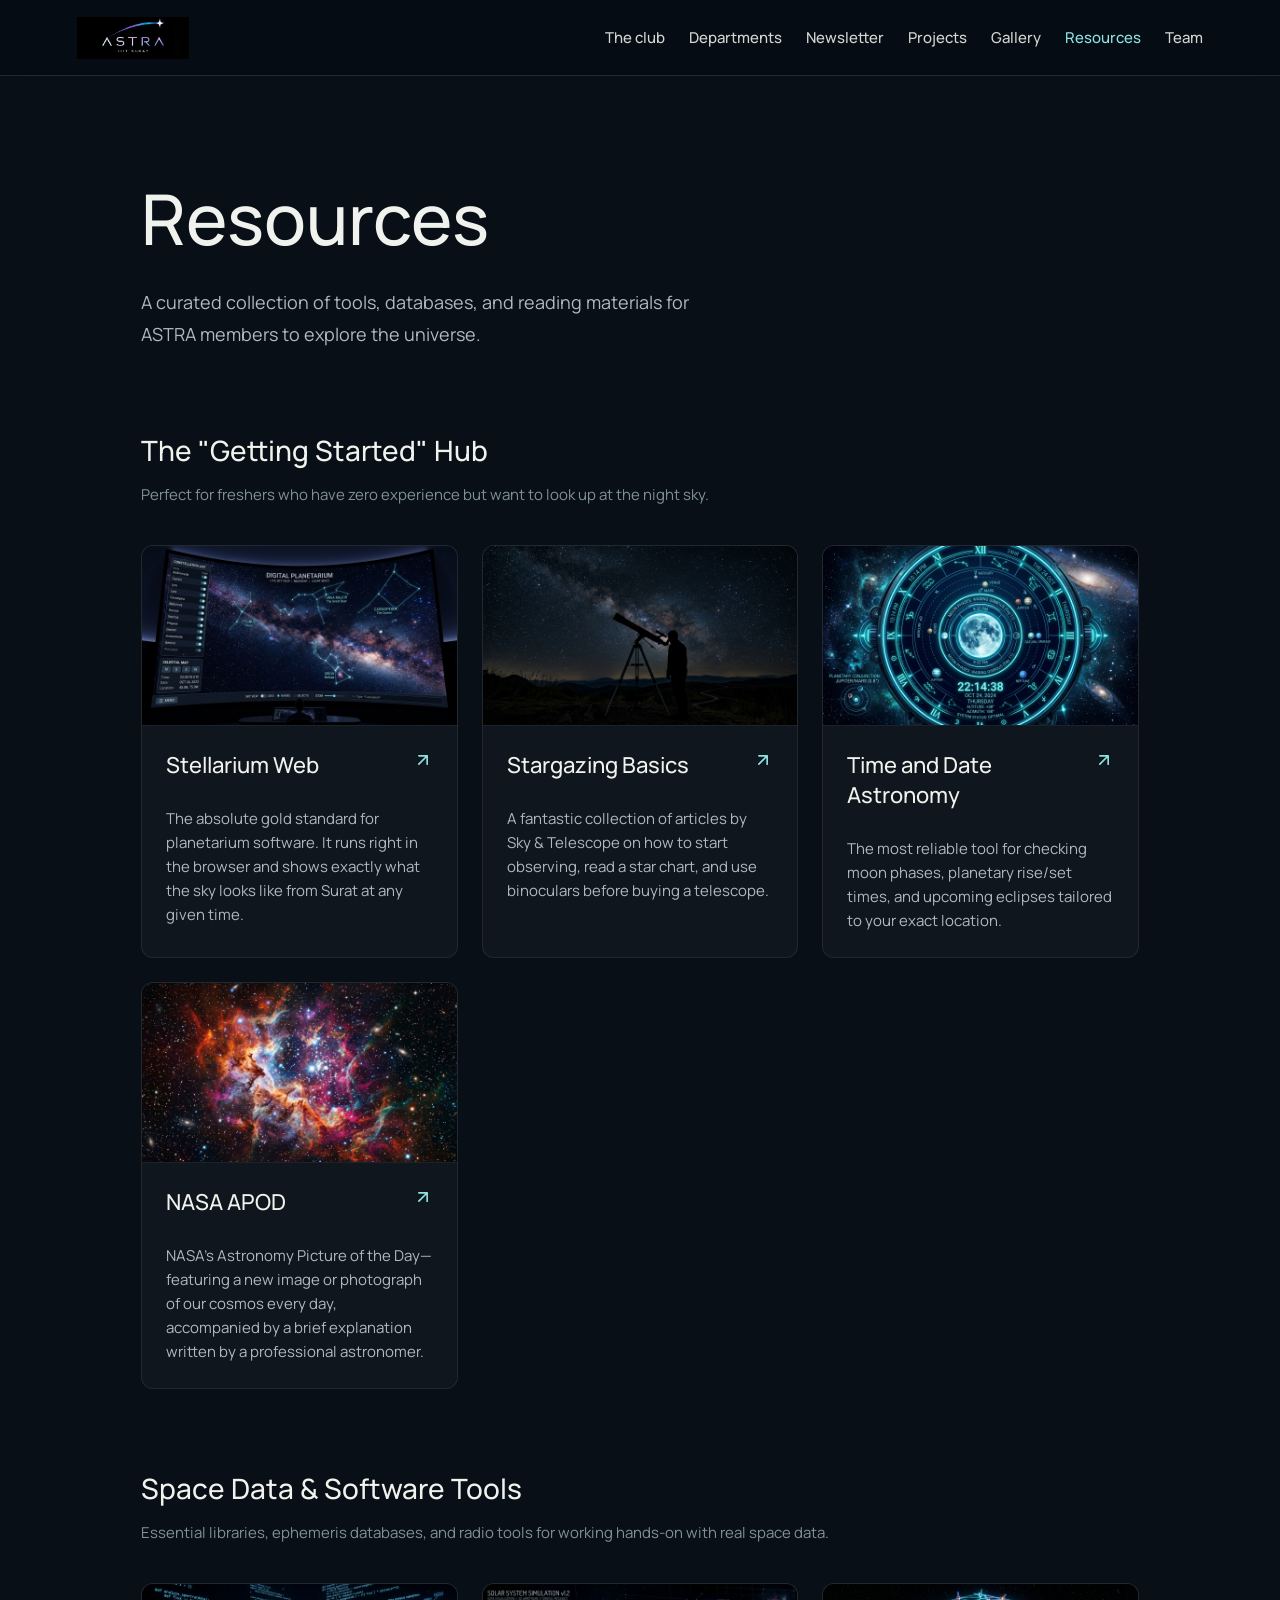
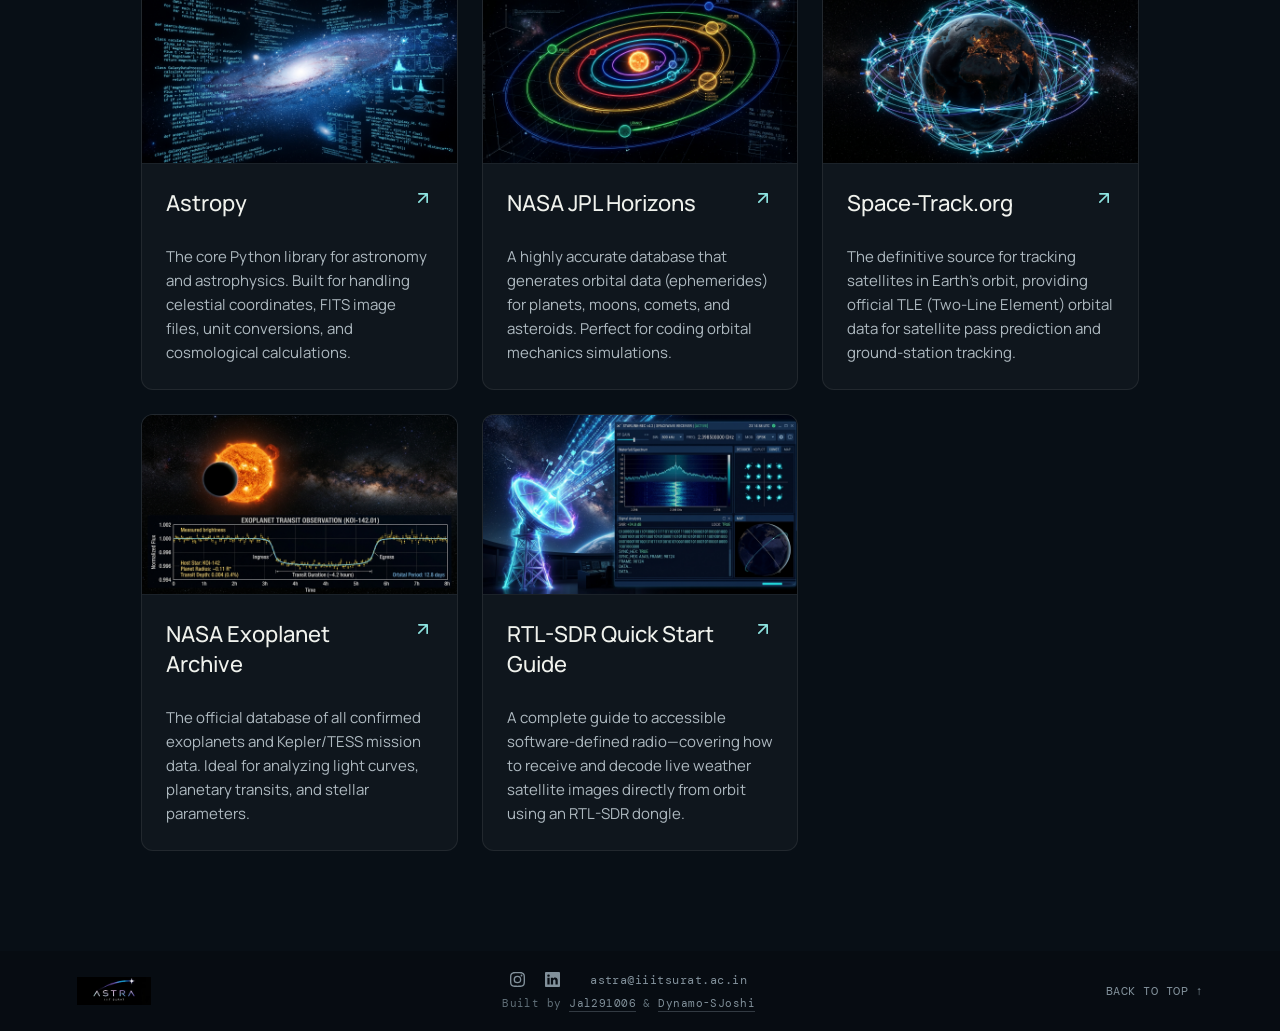
<file: resources.html>
<!doctype html>
<html lang="en">
<head>
  <meta charset="UTF-8" />
  <meta name="viewport" content="width=device-width, initial-scale=1.0" />
  <meta name="theme-color" content="#080f16" />
  <meta name="description" content="ASTRA Resources - Learning materials, telescope manuals, and guides for astronomy beginners." />
  <title>Resources — ASTRA</title>
  <link rel="manifest" href="manifest.json" />
  <link rel="preconnect" href="https://fonts.googleapis.com" />
  <link rel="preconnect" href="https://fonts.gstatic.com" crossorigin />
  <link href="https://fonts.googleapis.com/css2?family=Cormorant+Garamond:wght@400;500;600&family=DM+Mono:wght@400;500&family=Manrope:wght@400;500;600;700;800&display=swap" rel="stylesheet" />
  <link rel="icon" type="image/png" sizes="48x48" href="favicon-48.png" />
  <link rel="icon" type="image/png" sizes="192x192" href="favicon-192.png" />
  <link rel="icon" type="image/x-icon" href="favicon.ico" />
  <link rel="apple-touch-icon" href="favicon-192.png" />
  <link rel="stylesheet" href="styles.css?v=4" />
</head>
<body>
  <header class="site-header">
    <a class="brand" href="index.html" aria-label="ASTRA home"><img src="logo.jpg" alt="ASTRA" class="brand-logo"></a>
    <button class="menu-toggle" aria-label="Toggle menu"><span></span><span></span><span></span></button><nav class="site-nav" aria-label="Main navigation">
      <a href="index.html#club">The club</a>
      <a href="departments.html">Departments</a>
      <a href="https://astra-iiitsurat.github.io/Perihelion/">Newsletter</a>
      <a href="projects.html">Projects</a>
      <a href="gallery.html">Gallery</a>
      <a href="resources.html" style="color: var(--cyan);">Resources</a>
      <a href="team.html">Team</a>
    </nav>
  </header>

    <style>
    .resource-category { margin-top: 80px; }
    .resource-category h2 { font-size: 28px; font-weight: 500; margin-bottom: 8px; }
    .resource-category > p { color: #81909b; font-size: 15px; margin-bottom: 40px; }
    .resource-grid { display: grid; grid-template-columns: repeat(auto-fill, minmax(280px, 1fr)); gap: 24px; }
    .resource-card { 
      background: rgba(255,255,255,0.03); 
      border: 1px solid rgba(255,255,255,0.08); 
      border-radius: 12px; 
      transition: all 0.3s ease; 
      display: flex;
      flex-direction: column;
      text-decoration: none;
      color: inherit;
      overflow: hidden;
    }
    .resource-card:hover { 
      background: rgba(255,255,255,0.06); 
      border-color: rgba(255,255,255,0.2); 
      transform: translateY(-4px); 
    }
    .resource-image-wrap {
      width: 100%;
      height: 180px;
      overflow: hidden;
      border-bottom: 1px solid rgba(255,255,255,0.05);
    }
    .resource-image {
      width: 100%;
      height: 100%;
      object-fit: cover;
      transition: transform 0.5s ease;
    }
    .resource-card:hover .resource-image {
      transform: scale(1.05);
    }
    .resource-content {
      padding: 24px;
      display: flex;
      flex-direction: column;
      flex-grow: 1;
    }
    .resource-title { font-size: 22px; font-weight: 500; margin-bottom: 12px; display: flex; align-items: flex-start; justify-content: space-between; color: var(--paper); }
    .resource-title svg { width: 20px; height: 20px; color: var(--cyan); transition: transform 0.3s ease; flex-shrink: 0; margin-left: 15px; }
    .resource-card:hover .resource-title svg { transform: translate(4px, -4px); }
    .resource-desc { color: #aeb9c0; font-size: 15px; line-height: 1.6; margin-bottom: 0; }
  </style>

  <main class="page-layout">
    <h1 style="font-size: clamp(40px, 6vw, 70px); font-weight: 500; margin: 20px 0;">Resources</h1>
    <p style="color: #aeb9c0; font-size: 18px; max-width: 600px; line-height: 1.8;">A curated collection of tools, databases, and reading materials for ASTRA members to explore the universe.</p>

    <div class="resource-category">
      <h2>The "Getting Started" Hub</h2>
      <p>Perfect for freshers who have zero experience but want to look up at the night sky.</p>
      
      <div class="resource-grid">
        <a href="https://stellarium-web.org/" target="_blank" rel="noopener noreferrer" class="resource-card">
          <div class="resource-image-wrap"><img src="assets/resources/stellarium.jpg" alt="Stellarium" class="resource-image"></div>
          <div class="resource-content">
            <div class="resource-title">
              Stellarium Web
              <svg viewBox="0 0 24 24" fill="none" stroke="currentColor" stroke-width="2" stroke-linecap="round" stroke-linejoin="round"><path d="M7 17l9.2-9.2M17 17V7H7"/></svg>
            </div>
            <p class="resource-desc">The absolute gold standard for planetarium software. It runs right in the browser and shows exactly what the sky looks like from Surat at any given time.</p>
          </div>
        </a>

        <a href="https://skyandtelescope.org/astronomy-resources/stargazing-basics/" target="_blank" rel="noopener noreferrer" class="resource-card">
          <div class="resource-image-wrap"><img src="assets/resources/stargazing.jpg" alt="Stargazing" class="resource-image"></div>
          <div class="resource-content">
            <div class="resource-title">
              Stargazing Basics
              <svg viewBox="0 0 24 24" fill="none" stroke="currentColor" stroke-width="2" stroke-linecap="round" stroke-linejoin="round"><path d="M7 17l9.2-9.2M17 17V7H7"/></svg>
            </div>
            <p class="resource-desc">A fantastic collection of articles by Sky & Telescope on how to start observing, read a star chart, and use binoculars before buying a telescope.</p>
          </div>
        </a>

        <a href="https://www.timeanddate.com/astronomy/" target="_blank" rel="noopener noreferrer" class="resource-card">
          <div class="resource-image-wrap"><img src="assets/resources/timedate.jpg" alt="Time and Date" class="resource-image"></div>
          <div class="resource-content">
            <div class="resource-title">
              Time and Date Astronomy
              <svg viewBox="0 0 24 24" fill="none" stroke="currentColor" stroke-width="2" stroke-linecap="round" stroke-linejoin="round"><path d="M7 17l9.2-9.2M17 17V7H7"/></svg>
            </div>
            <p class="resource-desc">The most reliable tool for checking moon phases, planetary rise/set times, and upcoming eclipses tailored to your exact location.</p>
          </div>
        </a>

        <a href="https://apod.nasa.gov/apod/" target="_blank" rel="noopener noreferrer" class="resource-card">
          <div class="resource-image-wrap"><img src="assets/resources/apod.jpg" alt="NASA APOD" class="resource-image"></div>
          <div class="resource-content">
            <div class="resource-title">
              NASA APOD
              <svg viewBox="0 0 24 24" fill="none" stroke="currentColor" stroke-width="2" stroke-linecap="round" stroke-linejoin="round"><path d="M7 17l9.2-9.2M17 17V7H7"/></svg>
            </div>
            <p class="resource-desc">NASA's Astronomy Picture of the Day—featuring a new image or photograph of our cosmos every day, accompanied by a brief explanation written by a professional astronomer.</p>
          </div>
        </a>
      </div>
    </div>

    <div class="resource-category">
      <h2>Space Data & Software Tools</h2>
      <p>Essential libraries, ephemeris databases, and radio tools for working hands-on with real space data.</p>
      
      <div class="resource-grid">
        <a href="https://www.astropy.org/" target="_blank" rel="noopener noreferrer" class="resource-card">
          <div class="resource-image-wrap"><img src="assets/resources/astropy.jpg" alt="Astropy" class="resource-image"></div>
          <div class="resource-content">
            <div class="resource-title">
              Astropy
              <svg viewBox="0 0 24 24" fill="none" stroke="currentColor" stroke-width="2" stroke-linecap="round" stroke-linejoin="round"><path d="M7 17l9.2-9.2M17 17V7H7"/></svg>
            </div>
            <p class="resource-desc">The core Python library for astronomy and astrophysics. Built for handling celestial coordinates, FITS image files, unit conversions, and cosmological calculations.</p>
          </div>
        </a>

        <a href="https://ssd.jpl.nasa.gov/horizons/" target="_blank" rel="noopener noreferrer" class="resource-card">
          <div class="resource-image-wrap"><img src="assets/resources/horizons.jpg" alt="JPL Horizons" class="resource-image"></div>
          <div class="resource-content">
            <div class="resource-title">
              NASA JPL Horizons
              <svg viewBox="0 0 24 24" fill="none" stroke="currentColor" stroke-width="2" stroke-linecap="round" stroke-linejoin="round"><path d="M7 17l9.2-9.2M17 17V7H7"/></svg>
            </div>
            <p class="resource-desc">A highly accurate database that generates orbital data (ephemerides) for planets, moons, comets, and asteroids. Perfect for coding orbital mechanics simulations.</p>
          </div>
        </a>

        <a href="https://www.space-track.org/" target="_blank" rel="noopener noreferrer" class="resource-card">
          <div class="resource-image-wrap"><img src="assets/resources/spacetrack.jpg" alt="Space Track" class="resource-image"></div>
          <div class="resource-content">
            <div class="resource-title">
              Space-Track.org
              <svg viewBox="0 0 24 24" fill="none" stroke="currentColor" stroke-width="2" stroke-linecap="round" stroke-linejoin="round"><path d="M7 17l9.2-9.2M17 17V7H7"/></svg>
            </div>
            <p class="resource-desc">The definitive source for tracking satellites in Earth's orbit, providing official TLE (Two-Line Element) orbital data for satellite pass prediction and ground-station tracking.</p>
          </div>
        </a>

        <a href="https://exoplanetarchive.ipac.caltech.edu/" target="_blank" rel="noopener noreferrer" class="resource-card">
          <div class="resource-image-wrap"><img src="assets/resources/exoplanet.jpg" alt="Exoplanet Archive" class="resource-image"></div>
          <div class="resource-content">
            <div class="resource-title">
              NASA Exoplanet Archive
              <svg viewBox="0 0 24 24" fill="none" stroke="currentColor" stroke-width="2" stroke-linecap="round" stroke-linejoin="round"><path d="M7 17l9.2-9.2M17 17V7H7"/></svg>
            </div>
            <p class="resource-desc">The official database of all confirmed exoplanets and Kepler/TESS mission data. Ideal for analyzing light curves, planetary transits, and stellar parameters.</p>
          </div>
        </a>

        <a href="https://www.rtl-sdr.com/about-rtl-sdr/" target="_blank" rel="noopener noreferrer" class="resource-card">
          <div class="resource-image-wrap"><img src="assets/resources/rtlsdr.jpg" alt="RTL SDR" class="resource-image"></div>
          <div class="resource-content">
            <div class="resource-title">
              RTL-SDR Quick Start Guide
              <svg viewBox="0 0 24 24" fill="none" stroke="currentColor" stroke-width="2" stroke-linecap="round" stroke-linejoin="round"><path d="M7 17l9.2-9.2M17 17V7H7"/></svg>
            </div>
            <p class="resource-desc">A complete guide to accessible software-defined radio—covering how to receive and decode live weather satellite images directly from orbit using an RTL-SDR dongle.</p>
          </div>
        </a>
      </div>
    </div>
  </main>

  <footer class="site-footer">
    <a class="brand" href="index.html"><img src="logo.jpg" alt="ASTRA" class="brand-logo"></a>
    <div class="footer-center">
      <div class="social-links">
        <a href="https://www.instagram.com/astra.iiitsurat" target="_blank" aria-label="Instagram">
          <svg xmlns="http://www.w3.org/2000/svg" width="16" height="16" fill="currentColor" viewBox="0 0 16 16"><path d="M8 0C5.829 0 5.556.01 4.703.048 3.85.088 3.269.222 2.76.42a3.9 3.9 0 0 0-1.417.923A3.9 3.9 0 0 0 .42 2.76C.222 3.268.087 3.85.048 4.7.01 5.555 0 5.827 0 8.001c0 2.172.01 2.444.048 3.297.04.852.174 1.433.372 1.942.205.526.478.972.923 1.417.444.445.89.719 1.416.923.51.198 1.09.333 1.942.372C5.555 15.99 5.827 16 8 16s2.444-.01 3.298-.048c.851-.04 1.434-.174 1.943-.372a3.9 3.9 0 0 0 1.416-.923c.445-.445.718-.891.923-1.417.197-.509.332-1.09.372-1.942C15.99 10.445 16 10.173 16 8s-.01-2.445-.048-3.299c-.04-.851-.175-1.433-.372-1.941a3.9 3.9 0 0 0-.923-1.417A3.9 3.9 0 0 0 13.24.42c-.51-.198-1.092-.333-1.943-.372C10.443.01 10.172 0 7.998 0zm-.717 1.442h.718c2.136 0 2.389.007 3.232.046.78.036 1.204.166 1.486.275.373.145.64.319.92.599s.453.546.598.92c.11.281.24.705.275 1.485.039.843.047 1.096.047 3.231s-.008 2.389-.047 3.232c-.035.78-.166 1.203-.275 1.485a2.5 2.5 0 0 1-.599.919c-.28.28-.546.453-.92.598-.28.11-.704.24-1.485.276-.843.038-1.096.047-3.232.047s-2.39-.009-3.233-.047c-.78-.036-1.203-.166-1.485-.276a2.5 2.5 0 0 1-.92-.598 2.5 2.5 0 0 1-.6-.92c-.109-.281-.24-.705-.275-1.485-.038-.843-.046-1.096-.046-3.233s.008-2.388.046-3.231c.036-.78.166-1.204.276-1.486.145-.373.319-.64.599-.92s.546-.453.92-.598c.282-.11.705-.24 1.485-.276.738-.034 1.024-.044 2.515-.045v.002zm4.988 1.328a.96.96 0 1 0 0 1.92.96.96 0 0 0 0-1.92m-4.27 1.122a4.109 4.109 0 1 0 0 8.217 4.109 4.109 0 0 0 0-8.217m0 1.441a2.667 2.667 0 1 1 0 5.334 2.667 2.667 0 0 1 0-5.334"/></svg>
        </a>
        <a href="https://linkedin.com/company/astra-astronomy-and-astrophysics-club-iiits/" target="_blank" aria-label="LinkedIn">
          <svg xmlns="http://www.w3.org/2000/svg" width="16" height="16" fill="currentColor" viewBox="0 0 16 16"><path d="M0 1.146C0 .513.526 0 1.175 0h13.65C15.474 0 16 .513 16 1.146v13.708c0 .633-.526 1.146-1.175 1.146H1.175C.526 16 0 15.487 0 14.854zm4.943 12.248V6.169H2.542v7.225zm-1.2-8.212c.837 0 1.358-.554 1.358-1.248-.015-.709-.52-1.248-1.342-1.248S2.4 3.226 2.4 3.934c0 .694.521 1.248 1.327 1.248zm4.908 8.212V9.359c0-.216.016-.432.08-.586.173-.431.568-.878 1.232-.878.869 0 1.216.662 1.216 1.634v3.865h2.401V9.25c0-2.22-1.184-3.252-2.764-3.252-1.274 0-1.845.7-2.165 1.193v.025h-.016l.016-.025V6.169h-2.4c.03.678 0 7.225 0 7.225z"/></svg>
        </a>
        <span class="email-text">astra@iiitsurat.ac.in</span>
      </div>
      <div class="footer-credits">
        Built by <a href="https://github.com/Jal291006" target="_blank" rel="noopener noreferrer">Jal291006</a> &amp; <a href="https://github.com/Dynamo-SJoshi" target="_blank" rel="noopener noreferrer">Dynamo-SJoshi</a>
      </div>
    </div>
    <a href="#">BACK TO TOP &uarr;</a>
  </footer>
  <script src="script.js"></script>
</body>
</html>
</file>
<file: styles.css>
:root {
  color-scheme: dark;
  --night: #080f16;
  --deep: #0e1a24;
  --paper: #f0f2ed;
  --muted: #a5b1ba;
  --cyan: #8de3e0;
  --warm: #f1a27d;
  --line: rgba(233, 242, 240, .17);
  --serif: 'Cormorant Garamond', Georgia, serif;
  --sans: 'Manrope', Arial, sans-serif;
  --mono: 'DM Mono', monospace;
}

* { box-sizing: border-box; }
html { scroll-behavior: smooth; scroll-padding-top: 86px; }
body { margin: 0; background: var(--night); color: var(--paper); font-family: var(--sans); font-size: 15px; -webkit-font-smoothing: antialiased; }
a { color: inherit; text-decoration: none; }
.site-header { position: fixed; inset: 0 0 auto; z-index: 10; height: 76px; padding: 0 6vw; display: flex; align-items: center; justify-content: space-between; border-bottom: 1px solid rgba(255,255,255,.12); background: rgba(6,12,20,.92); backdrop-filter: blur(12px); }
.brand { display: inline-flex; align-items: center; gap: 10px; font-size: 16px; font-weight: 800; letter-spacing: .04em; }
.brand-logo { max-height: 42px; width: auto; object-fit: contain; }
.header-location, .eyebrow, .section-kicker, .activity-name>span, .note-coordinates, .site-footer .social-links a, .site-footer .social-links .email-text, .site-footer>a:last-child { font: 12px var(--mono); letter-spacing: .04em; }
.header-location { color: rgba(240,242,237,.72); }
.header-location i, .eyebrow-dot { display: inline-block; width: 5px; height: 5px; margin: 0 9px 1px; border-radius: 50%; background: var(--warm); }
.site-nav { display: flex; align-items: center; gap: 24px; color: rgba(240,242,237,.88); font-size: 15px; font-weight: 500; }
.site-nav a, .site-footer a { transition: color .2s ease; }
.site-nav a:hover, .site-footer a:hover { color: var(--cyan); }
@media (max-width: 1050px) {
  .site-nav { gap: 18px; font-size: 14px; }
}
.sky-story { height: 300svh; position: relative; background: var(--night); color: var(--paper); }
.story-stage { position: sticky; top: 0; height: 100svh; min-height: 620px; overflow: hidden; isolation: isolate; background: #080e19; }
.sky-backdrop, .sky-backdrop::after { position: absolute; inset: -5%; }
.sky-backdrop { z-index: -2; background: url('public/astronomy-night-sky.png') center 48% / cover no-repeat; transform: translate3d(0,var(--sky-y,0px),0) scale(var(--sky-scale,1.06)); will-change: transform; }
.sky-backdrop::after { content: ''; inset: 0; background: linear-gradient(90deg,rgba(4,9,17,.64),rgba(4,9,17,.18) 70%),linear-gradient(0deg,rgba(4,9,17,.62),transparent 44%); }
.star-canvas { position: absolute; inset: 0; z-index: -1; width: 100%; height: 100%; pointer-events: none; }
.story-coordinate { position: absolute; top: 108px; right: 6vw; color: rgba(240,242,237,.7); font: 10px var(--mono); letter-spacing: .04em; }
.story-copy { position: absolute; top: 47%; left: 50%; width: min(940px,84vw); transform: translate(-50%,-50%); text-align: center; }
.eyebrow { color: rgba(240,242,237,.75); }
.eyebrow-dot { margin-left: 0; }
.story-headlines { display: grid; margin: 22px 0 12px; }
.story-headline { grid-area: 1 / 1; margin: 0; opacity: 0; transform: translateY(22px); filter: blur(6px); font: 500 clamp(58px, 8.8vw, 120px)/1.08 var(--serif); letter-spacing: 0; transition: opacity .85s cubic-bezier(.2,.7,.2,1), transform .95s cubic-bezier(.2,.7,.2,1), filter .85s ease; }
.story-headline.active { opacity: 1; transform: translateY(0); filter: blur(0); }
.story-headline em { color: var(--cyan); font-style: normal; }
.story-description { max-width: 460px; margin: 18px auto 0; color: rgba(240,242,237,.82); font-size: 14px; line-height: 1.8; }
.hero-link, .join-link { display: inline-flex; align-items: center; gap: 30px; margin-top: 31px; padding-bottom: 9px; border-bottom: 1px solid rgba(240,242,237,.55); font-size: 12px; }
.hero-link span, .join-link span { color: var(--cyan); font-size: 17px; }
.story-footer { position: absolute; right: 6vw; bottom: 27px; left: 6vw; display: grid; grid-template-columns: 1fr 1fr 1fr; align-items: center; color: rgba(240,242,237,.72); font: 9px var(--mono); letter-spacing: .05em; }
.scroll-hint { justify-self: center; display: flex; align-items: center; gap: 11px; }
.scroll-hint i { display: block; width: 44px; height: 1px; background: rgba(240,242,237,.48); transform-origin: left; animation: hint-pulse 2.2s ease-in-out infinite; }
.story-counter { justify-self: end; color: var(--cyan); }
.story-counter b { color: rgba(240,242,237,.65); font-weight: 400; }
.story-progress { position: absolute; right: 0; bottom: 0; left: 0; height: 2px; background: rgba(255,255,255,.14); }
.story-progress span { display: block; width: 0; height: 100%; background: var(--cyan); box-shadow: 0 0 12px rgba(141,227,224,.75); }
@keyframes hint-pulse { 0%,100% { transform: scaleX(.45); opacity: .55; } 50% { transform: scaleX(1); opacity: 1; } }
body.motion-ready .motion-reveal:not(.revealed) { opacity: 0; transform: translateY(22px); filter: blur(3px); }
.motion-reveal { transition: opacity .8s ease, transform .8s cubic-bezier(.2,.7,.2,1), filter .8s ease; transition-delay: var(--reveal-delay, 0ms); }
.motion-reveal.revealed { opacity: 1; transform: none; filter: blur(0); }
.intro { padding: 96px 11vw 108px; display: grid; grid-template-columns: .75fr 1.25fr; gap: 7vw; background: var(--paper); color: #111a20; }
.section-kicker { color: #617079; }
.section-kicker span { margin-right: 12px; color: #c36d4b; }
.intro-copy h2 { max-width: 760px; margin: -8px 0 22px; font-size: clamp(32px, 4vw, 52px); font-weight: 500; line-height: 1.14; letter-spacing: 0; }
.intro-copy p { max-width: 570px; margin: 0; color: #53616a; font-size: 14px; line-height: 1.85; }
.intro-details { margin-top: 40px; display: grid; gap: 30px; }
.detail-block h3 { font-size: 11px; font-family: var(--mono); color: #c36d4b; text-transform: uppercase; letter-spacing: 0.05em; margin: 0 0 10px 0; }
.detail-block ul { margin: 0; padding-left: 18px; color: #53616a; font-size: 14px; line-height: 1.85; max-width: 570px; }
.detail-block li { margin-bottom: 8px; }
.detail-block li strong { color: #111a20; font-weight: 600; }
.intro-visual { display: flex; flex-direction: column; }
.image-overlay-container { position: relative; border-radius: 12px; overflow: hidden; cursor: pointer; outline: none; flex-grow: 1; display: flex; }
.intro-image { width: 100%; object-fit: cover; border-radius: 12px; display: block; }
.image-overlay { position: absolute; inset: 0; background: rgba(6, 12, 20, 0.9); backdrop-filter: blur(4px); display: flex; flex-direction: column; justify-content: center; padding: 35px; opacity: 0; transition: opacity 0.3s ease; color: var(--paper); text-align: left; }
.image-overlay-container:hover .image-overlay, .image-overlay-container:focus .image-overlay { opacity: 1; }
.image-overlay h4 { margin: 0 0 12px 0; font-size: 24px; font-weight: 700; color: #fff; }
.image-overlay .overlay-meta { font-family: var(--mono); font-size: 13px; color: #81909b; margin-bottom: 15px; letter-spacing: 0.05em; }
.image-overlay p { margin: 0; font-size: 15px; line-height: 1.6; color: #aeb9c0; }
.activities { padding: 108px 11vw 112px; background: var(--deep); }
.activities-heading { display: flex; align-items: end; justify-content: space-between; margin-bottom: 48px; }
.activities-heading h2 { margin: 0; font-size: clamp(34px, 4.5vw, 58px); line-height: 1.04; font-weight: 500; }
.activity-list { border-top: 1px solid var(--line); }
.activity-row { display: grid; grid-template-columns: 48px minmax(220px, 1fr) minmax(250px, .9fr) 20px; gap: 20px; align-items: center; min-height: 110px; border-bottom: 1px solid var(--line); }
.activity-number { color: var(--cyan); font: 11px var(--mono); }
.activity-name h3 { margin: 0 0 7px; font-size: 17px; font-weight: 500; }
.activity-name>span { color: #81909b; font-size: 13px; display: block; margin-top: 4px; }
.activity-row>p { max-width: 400px; margin: 0; color: #aeb9c0; font-size: 14px; line-height: 1.7; }
.activity-symbol { color: var(--warm); font-size: 15px; }
.history { padding: 108px 11vw; background: var(--paper); color: #111a20; border-top: 1px solid rgba(0,0,0,0.1); }
.history-grid { display: grid; grid-template-columns: 1fr 1.2fr; gap: 7vw; align-items: center; }
.history-text { display: flex; flex-direction: column; justify-content: center; }
.history-text h2 { margin: -8px 0 22px 0; font-size: clamp(32px, 4vw, 52px); font-weight: 500; line-height: 1.14; letter-spacing: 0; }
.history-text em { color: #c36d4b; font-style: normal; }
.history-copy p { margin: 0; color: #53616a; font-size: 14px; line-height: 1.85; max-width: 570px; }
.team-image { width: 100%; height: auto; border-radius: 12px; object-fit: cover; display: block; box-shadow: 0 10px 30px rgba(0,0,0,0.05); }
.team-image-placeholder { width: 100%; aspect-ratio: 4/3; background: rgba(0,0,0,0.03); border-radius: 12px; display: flex; align-items: center; justify-content: center; color: #81909b; font-family: var(--mono); font-size: 12px; letter-spacing: 0.05em; border: 1px dashed rgba(0,0,0,0.1); }
.join { min-height: 430px; padding: 94px 11vw; display: grid; grid-template-columns: 1.15fr .85fr; gap: 8vw; align-items: center; background: #101c26; }
.join-copy h2 { margin: 24px 0 17px; font-size: clamp(48px, 6vw, 76px); line-height: 1; font-weight: 500; }
.join-copy>p { max-width: 440px; margin: 0; color: #b4c0c6; font-size: 13px; line-height: 1.8; }
.join-link { margin-top: 24px; }
.join-note { min-height: 205px; padding: 25px; display: flex; flex-direction: column; align-items: flex-start; justify-content: space-between; border-left: 1px solid rgba(141,227,224,.42); }
.note-star { color: var(--warm); font-size: 24px; }
.join-note p { margin: 20px 0; color: #e3e9e6; font-size: 19px; line-height: 1.5; }
.note-coordinates { color: #82919b; }
.site-footer { min-height: 80px; padding: 20px 6vw; display: flex; align-items: center; justify-content: space-between; gap: 20px; background: #070c12; }
.site-footer .brand { font-size: 13px; }
.site-footer .brand-logo { max-height: 28px; }
.footer-center { display: flex; flex-direction: column; align-items: center; gap: 8px; }
.site-footer .social-links { display: flex; gap: 20px; align-items: center; }
.site-footer .social-links a, .site-footer .social-links .email-text, .site-footer>a:last-child { color: #82919b; font-size: 12px; text-decoration: none; text-transform: uppercase; }
.site-footer .social-links .email-text { margin-left: 10px; text-transform: none; }
.site-footer .social-links a svg { width: 15px; height: 15px; display: block; }
.footer-credits { font: 11px var(--mono); color: #617079; letter-spacing: .04em; }
.footer-credits a { color: #82919b; border-bottom: 1px solid rgba(130, 145, 155, .35); padding-bottom: 1px; transition: color .2s ease, border-color .2s ease; }
.footer-credits a:hover { color: var(--cyan); border-color: var(--cyan); }

@media (max-width: 800px) {
  .site-header { padding: 0 6vw; }
  .header-location { display: none; }
  .story-stage { min-height: 560px; }
  .story-copy { top: 49%; width: 88vw; }
  .story-headline { font-size: clamp(56px, 10vw, 90px); }
  .story-coordinate { top: 92px; }
  .story-footer { right: 6vw; left: 6vw; }
  .intro, .activities, .history, .join { padding-right: 8vw; padding-left: 8vw; }
  .intro, .history-grid { grid-template-columns: 1fr; gap: 30px; }
  .activity-row { grid-template-columns: 35px 1fr 20px; gap: 14px; padding: 20px 0; }
  .activity-row>p { grid-column: 2; grid-row: 2; }
  .activity-symbol { grid-column: 3; grid-row: 1; }
  .activities-heading { align-items: start; flex-direction: column; gap: 28px; }
  .join { grid-template-columns: 1fr; gap: 42px; }
  .join-note { min-height: 155px; }
}

@media (max-width: 520px) {
  .site-header { height: 66px; }
  .brand { gap: 7px; font-size: 14px; }
  .brand-logo { max-height: 32px; }
  .sky-story { height: 250svh; }
  .story-stage { min-height: 540px; }
  .sky-backdrop { background-position: 54% center; }
  .story-copy { top: 47%; width: 90vw; }
  .story-headline { font-size: clamp(42px, 12vw, 72px); line-height: 1.08; }
  .story-copy>.eyebrow { font-size: 8px; }
  .story-description { max-width: 320px; font-size: 12px; }
  .story-coordinate { top: 83px; right: 6vw; font-size: 8px; }
  .story-footer { bottom: 22px; grid-template-columns: 1fr auto; font-size: 8px; }
  .scroll-hint { display: none; }
  .story-counter { grid-column: 2; grid-row: 1; }
  .hero-link { gap: 18px; }
  .intro { padding-top: 70px; padding-bottom: 76px; }
  .intro-copy h2 { font-size: 34px; }
  .activities { padding-top: 76px; padding-bottom: 78px; }
  .activities-heading h2 { font-size: 39px; }
  .activity-row { grid-template-columns: 27px 1fr 14px; gap: 10px; }
  .activity-name h3 { font-size: 15px; }
  .activity-row>p { font-size: 13px; }
  .join { padding-top: 72px; padding-bottom: 72px; }
  .join-copy h2 { font-size: 54px; }
  .site-footer { align-items: flex-start; flex-wrap: wrap; }
  .site-footer .footer-center { order: 3; width: 100%; align-items: flex-start; gap: 10px; }
  .site-footer .social-links { width: 100%; justify-content: space-between; }
}

@media (prefers-reduced-motion: reduce) {
  *, *::before, *::after { scroll-behavior: auto !important; transition-duration: .01ms !important; animation-duration: .01ms !important; }
  .sky-story { height: 100svh; }
  .story-stage { position: absolute; inset: 0; height: 100%; }
  .story-headline:not(:first-child) { display: none; }
  body.motion-ready .motion-reveal:not(.revealed) { opacity: 1; transform: none; filter: none; }
}

/* =========================================
   DEPARTMENTS PAGE EXTENSIONS (MAIN SITE UI)
   ========================================= */

.activity-row.dept-row {
  grid-template-columns: 48px minmax(240px, 1fr) minmax(320px, 1.4fr);
  gap: 28px;
  align-items: start;
  padding: 34px 0;
  min-height: auto;
}

.activity-dept-body {
  display: flex;
  flex-direction: column;
  gap: 12px;
}

.activity-dept-body p {
  margin: 0;
  color: #aeb9c0;
  font-size: 13px;
  line-height: 1.75;
}

.activity-scope-line {
  font: 11px var(--mono);
  color: rgba(141, 227, 224, 0.9);
  line-height: 1.6;
  letter-spacing: 0.02em;
}

.activity-scope-line b {
  color: var(--warm);
  font-weight: 500;
  text-transform: uppercase;
  font-size: 10px;
  margin-right: 6px;
}

.dept-leader-badge {
  display: block;
  font: 13px var(--mono);
  color: var(--cyan);
  margin-top: 8px;
  letter-spacing: 0.04em;
  text-transform: uppercase;
}

@media (max-width: 800px) {
  .activity-row.dept-row {
    grid-template-columns: 35px 1fr 20px;
    gap: 14px;
    padding: 24px 0;
  }
  .activity-dept-body {
    grid-column: 2;
    grid-row: 2;
  }
}

/* =========================================
   TEAM PAGE STYLES
   ========================================= */

.team-page {
  padding: 130px 11vw 100px;
  min-height: 80vh;
  color: var(--paper);
}

.team-hero {
  max-width: 760px;
  margin-bottom: 60px;
}

.team-hero h1 {
  font-size: clamp(38px, 5vw, 64px);
  font-family: var(--serif);
  font-weight: 500;
  line-height: 1.1;
  margin: 16px 0 18px;
}

.team-hero h1 em {
  color: var(--cyan);
  font-style: italic;
}

.team-hero p {
  color: #aeb9c0;
  font-size: 15px;
  line-height: 1.8;
  margin: 0;
}

.team-category {
  margin-bottom: 70px;
}

.team-category-header {
  display: flex;
  align-items: baseline;
  justify-content: space-between;
  border-bottom: 1px solid var(--line);
  padding-bottom: 12px;
  margin-bottom: 28px;
}

.team-category-title {
  font: 11px var(--mono);
  color: var(--cyan);
  letter-spacing: 0.06em;
  text-transform: uppercase;
  margin: 0;
}

.team-category-count {
  font: 10px var(--mono);
  color: var(--muted);
  letter-spacing: 0.04em;
}

.team-grid {
  display: grid;
  grid-template-columns: repeat(auto-fill, minmax(220px, 1fr));
  gap: 24px;
}

.team-card {
  background: var(--deep);
  border: 1px solid var(--line);
  border-radius: 8px;
  overflow: hidden;
  display: flex;
  flex-direction: column;
  transition: transform 0.2s ease, border-color 0.2s ease;
}

.team-card:hover {
  transform: translateY(-4px);
  border-color: rgba(141, 227, 224, 0.4);
}

.team-photo-wrap {
  width: 100%;
  aspect-ratio: 4 / 5;
  background: #09131c;
  position: relative;
  overflow: hidden;
  display: flex;
  align-items: center;
  justify-content: center;
}

.team-photo {
  width: 100%;
  height: 100%;
  object-fit: cover;
  object-position: top center;
  display: block;
  pointer-events: none;
  user-select: none;
  -webkit-user-drag: none;
}

.team-photo-placeholder {
  width: 100%;
  height: 100%;
  display: flex;
  flex-direction: column;
  align-items: center;
  justify-content: center;
  gap: 8px;
  background: #0e1c28;
  color: #5d7180;
  font: 11px var(--mono);
}

.team-photo-placeholder svg {
  width: 38px;
  height: 38px;
  fill: currentColor;
  opacity: 0.6;
}

.team-info {
  padding: 18px 18px 20px;
  display: flex;
  flex-direction: column;
  flex-grow: 1;
}

.team-name {
  margin: 0 0 4px;
  font-size: 17px;
  font-weight: 600;
  color: var(--paper);
  letter-spacing: -0.01em;
}

.team-role {
  font: 13px var(--mono);
  color: var(--warm);
  margin-bottom: 6px;
  text-transform: uppercase;
  letter-spacing: 0.05em;
}

.team-dept {
  font-size: 14px;
  color: var(--muted);
  line-height: 1.5;
  margin-bottom: 16px;
}

.team-linkedin {
  display: inline-flex;
  align-items: center;
  gap: 6px;
  font: 13px var(--mono);
  color: var(--cyan);
  text-decoration: none;
  margin-top: auto;
  letter-spacing: 0.03em;
  transition: color 0.2s ease;
}

.team-linkedin:hover {
  color: #fff;
  text-decoration: underline;
}

.team-linkedin svg {
  width: 12px;
  height: 12px;
  fill: currentColor;
}

@media (max-width: 800px) {
  .team-page {
    padding: 110px 8vw 80px;
  }
  .team-grid {
    grid-template-columns: repeat(auto-fill, minmax(180px, 1fr));
    gap: 16px;
  }
}

@media (max-width: 520px) {
  .team-page {
    padding: 95px 6vw 60px;
  }
  .team-grid {
    grid-template-columns: 1fr 1fr;
    gap: 14px;
  }
  .team-info {
    padding: 12px;
  }
  .team-name {
    font-size: 15px;
  }
}

/* =========================================
   END OF STYLES
   ========================================= */

/* Mobile Navigation */
.menu-toggle { display: none; }
@media (max-width: 800px) {
  .menu-toggle {
    display: flex;
    flex-direction: column;
    gap: 5px;
    background: transparent;
    border: none;
    cursor: pointer;
    padding: 10px;
    z-index: 20;
    margin-left: auto;
  }
  .menu-toggle span {
    width: 24px;
    height: 2px;
    background: var(--paper);
    transition: 0.3s;
  }
  .menu-toggle.active span:nth-child(1) { transform: translateY(7px) rotate(45deg); }
  .menu-toggle.active span:nth-child(2) { opacity: 0; }
  .menu-toggle.active span:nth-child(3) { transform: translateY(-7px) rotate(-45deg); }

  .site-nav {
    display: none;
    position: absolute;
    top: 76px;
    left: 0;
    right: 0;
    height: calc(100vh - 76px);
    background: rgba(6,12,20,.98);
    backdrop-filter: blur(16px);
    flex-direction: column;
    align-items: center;
    padding: 10vh 6vw 40px;
    gap: 32px;
    border-bottom: 1px solid rgba(255,255,255,.12);
    font-size: 18px !important;
    overflow-y: auto;
  }
  .site-nav.open {
    display: flex;
    animation: fadeIn 0.3s ease;
  }
  @keyframes fadeIn {
    from { opacity: 0; transform: translateY(-10px); }
    to { opacity: 1; transform: translateY(0); }
  }
}
@media (max-width: 520px) {
  .site-nav {
    top: 66px;
    height: calc(100vh - 66px);
  }
}


.team-page .activities { padding: 0 0 60px; background: transparent; }
.team-page .activities-heading { margin-bottom: 32px; }
.site-nav a.active { color: var(--cyan); }
.page-layout {
  padding: 150px 11vw 100px;
  min-height: 80vh;
  color: var(--paper);
}
.dept-hero {
  padding: 130px 11vw 0;
  margin-bottom: 20px;
}
@media (max-width: 800px) {
  .page-layout { padding: 110px 8vw 80px; }
  .dept-hero { padding: 110px 8vw 0; }
}
@media (max-width: 520px) {
  .page-layout { padding: 95px 6vw 60px; }
  .dept-hero { padding: 95px 6vw 0; }
}
</file>
